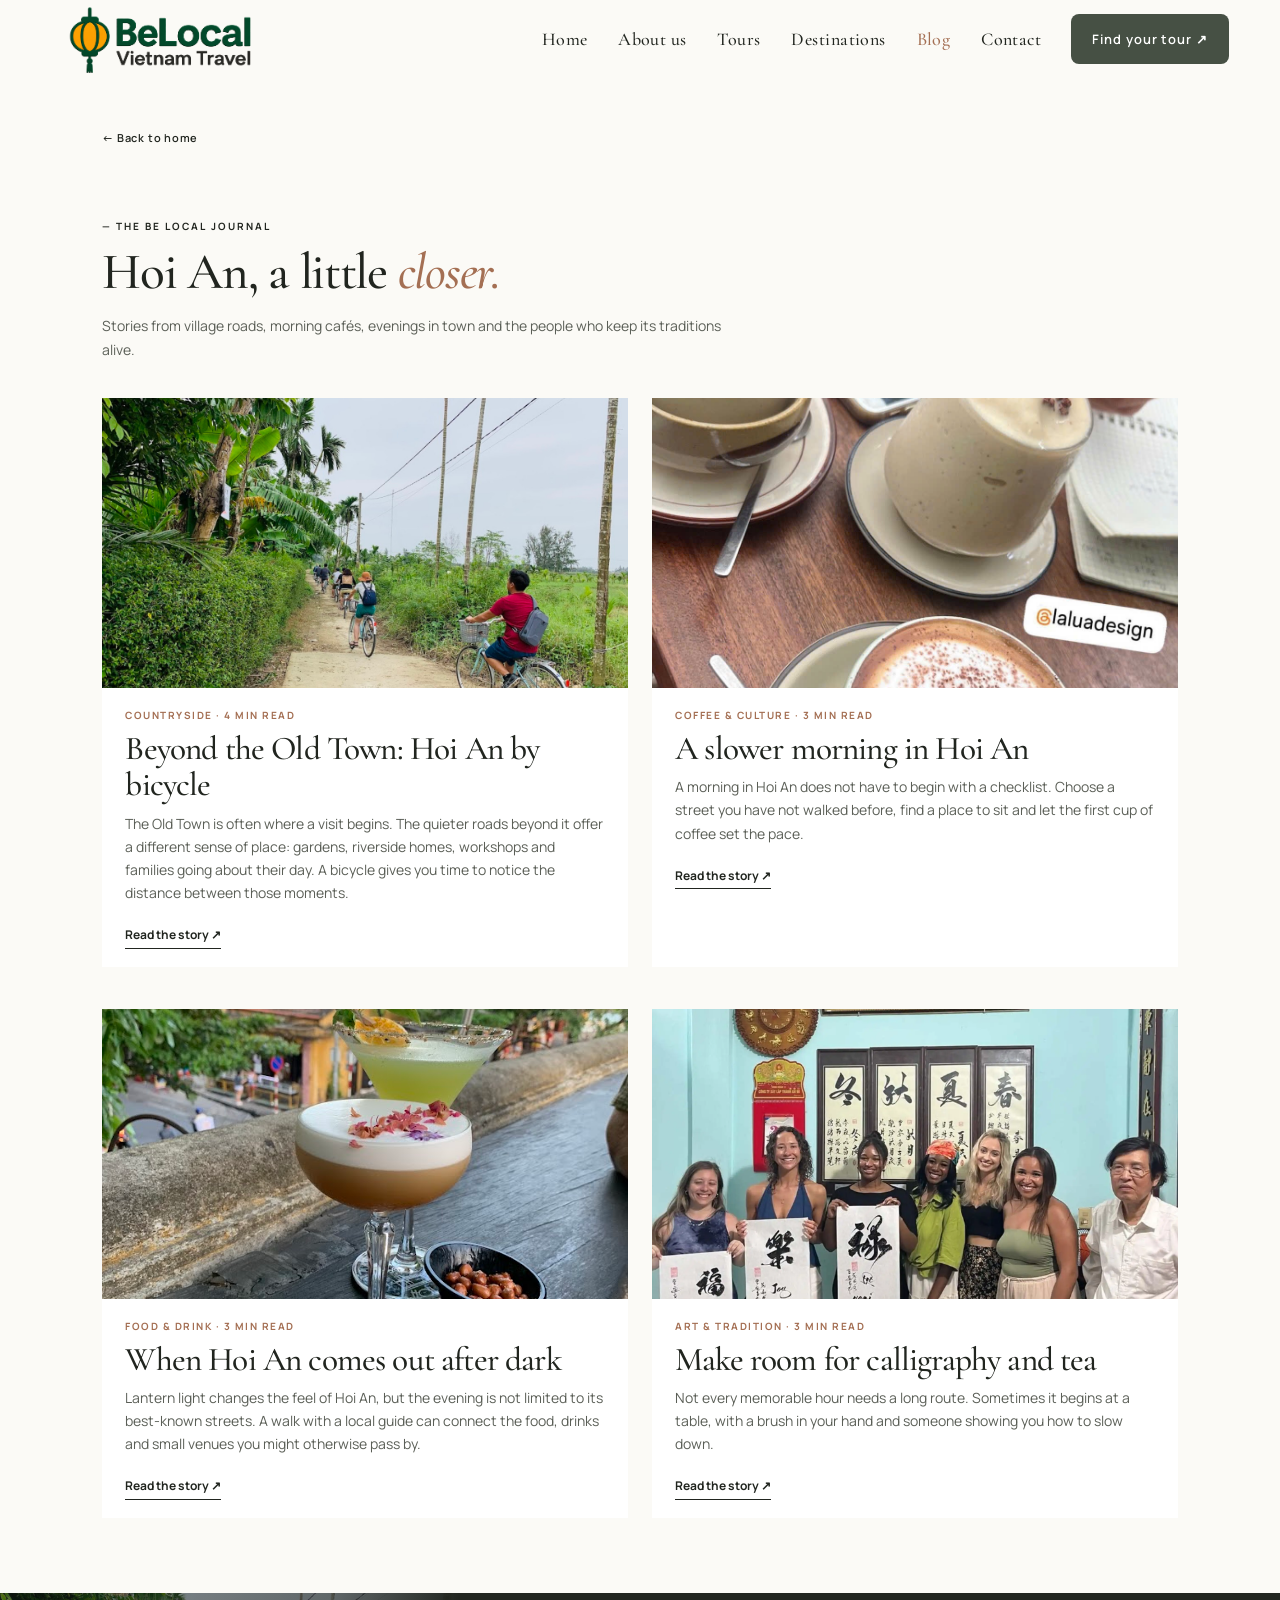
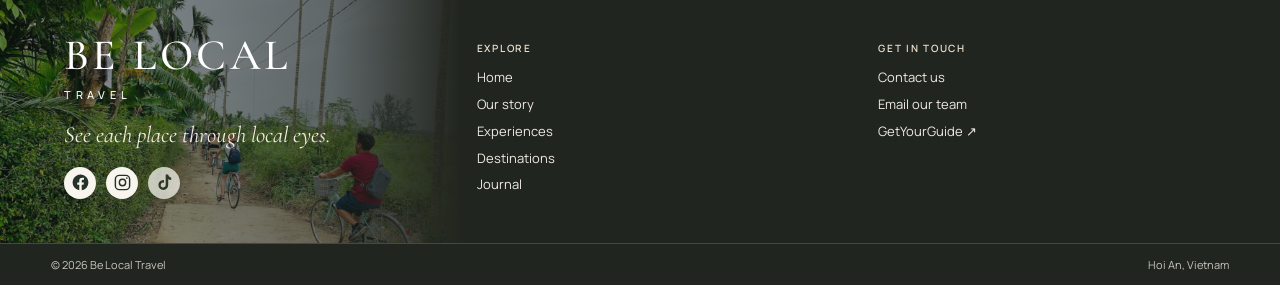
<file: blog.html>
<!doctype html>
<html lang="en"><head><meta charset="utf-8"><meta name="viewport" content="width=device-width, initial-scale=1"><meta name="description" content="Original Hoi An travel stories and practical ideas from Be Local Travel: village cycling, coffee, food and local crafts."><title>Hoi An Stories — Be Local Travel</title><link rel="preconnect" href="https://fonts.googleapis.com"><link rel="preconnect" href="https://fonts.gstatic.com" crossorigin><link href="https://fonts.googleapis.com/css2?family=Cormorant+Garamond:ital,wght@0,400;0,500;0,600;1,400&family=Manrope:wght@300;400;500;600;700&display=swap" rel="stylesheet"><link rel="stylesheet" href="styles.css?v=62"></head>
<body><header class="header home-header"><a class="brand" href="index.html" aria-label="BeLocal Vietnam Travel home"><span class="brand-logo-window"><img src="be-local-logo-transparent.png" alt="" width="2172" height="724"></span></a><nav aria-label="Main navigation"><a href="index.html">Home</a><a href="about.html">About us</a><a href="tours.html">Tours</a><a href="destinations.html">Destinations</a><a class="current" href="blog.html">Blog</a><a href="contact.html">Contact</a></nav><a class="nav-cta" href="tours.html">Find your tour ↗</a><details class="mobile-menu"><summary aria-label="Open navigation">Menu <span aria-hidden="true">☰</span></summary><nav aria-label="Mobile navigation"><a href="index.html">Home</a><a href="about.html">About us</a><a href="tours.html">Tours</a><a href="destinations.html">Destinations</a><a class="current" href="blog.html">Blog</a><a href="contact.html">Contact</a></nav></details></header>
<main class="blog-page blog-landing wrap"><a class="back-link" href="index.html#blog">← Back to home</a><div class="eyebrow">— THE BE LOCAL JOURNAL</div><h1>Hoi An, a little <em>closer.</em></h1><p class="blog-lead">Stories from village roads, morning cafés, evenings in town and the people who keep its traditions alive.</p><div class="blog-landing-grid"><a class="blog-landing-card" href="story-beyond-the-old-town.html"><img src="IMG_0219%20(2).jpg" alt="Riding a bicycle on a quiet village path near Hoi An" loading="lazy"><span>COUNTRYSIDE · 4 MIN READ</span><h2>Beyond the Old Town: Hoi An by bicycle</h2><p>The Old Town is often where a visit begins. The quieter roads beyond it offer a different sense of place: gardens, riverside homes, workshops and families going about their day. A bicycle gives you time to notice the distance between those moments.</p><strong>Read the story ↗</strong></a><a class="blog-landing-card" href="story-slow-morning.html"><img src="eecf952d74f2f9aca0e3.jpg" alt="Coffee served at a café in Hoi An" loading="lazy"><span>COFFEE & CULTURE · 3 MIN READ</span><h2>A slower morning in Hoi An</h2><p>A morning in Hoi An does not have to begin with a checklist. Choose a street you have not walked before, find a place to sit and let the first cup of coffee set the pace.</p><strong>Read the story ↗</strong></a><a class="blog-landing-card" href="story-after-dark.html"><img src="cocktail.jpg" alt="Cocktails served during an evening in Hoi An" loading="lazy"><span>FOOD & DRINK · 3 MIN READ</span><h2>When Hoi An comes out after dark</h2><p>Lantern light changes the feel of Hoi An, but the evening is not limited to its best-known streets. A walk with a local guide can connect the food, drinks and small venues you might otherwise pass by.</p><strong>Read the story ↗</strong></a><a class="blog-landing-card" href="story-calligraphy-and-tea.html"><img src="image(20260923-103723).png" alt="Guests with a local calligraphy teacher in Hoi An" loading="lazy"><span>ART & TRADITION · 3 MIN READ</span><h2>Make room for calligraphy and tea</h2><p>Not every memorable hour needs a long route. Sometimes it begins at a table, with a brush in your hand and someone showing you how to slow down.</p><strong>Read the story ↗</strong></a></div></main><footer class="site-footer">
  <div class="footer-content">
    <div class="footer-photo"><a href="index.html" class="footer-wordmark" aria-label="Be Local Travel home"><span>BE LOCAL</span><small>TRAVEL</small></a><p>See each place through local eyes.</p><div class="footer-socials" aria-label="Follow Be Local Travel"><a class="footer-social-icon" href="https://www.facebook.com/travellikelocalvn/" target="_blank" rel="noopener noreferrer" aria-label="Be Local Travel on Facebook"><svg viewBox="0 0 24 24" fill="currentColor" aria-hidden="true"><path d="M22 12a10 10 0 1 0-11.56 9.88v-6.99H7.9V12h2.54V9.8c0-2.5 1.49-3.89 3.77-3.89 1.09 0 2.23.19 2.23.19v2.46h-1.26c-1.24 0-1.62.77-1.62 1.56V12h2.77l-.44 2.89h-2.33v6.99A10 10 0 0 0 22 12Z"/></svg></a><a class="footer-social-icon" href="https://www.instagram.com/belocal_vietnam_travel/" target="_blank" rel="noopener noreferrer" aria-label="Be Local Travel on Instagram"><svg viewBox="0 0 24 24" fill="none" stroke="currentColor" stroke-width="1.8" aria-hidden="true"><rect x="3" y="3" width="18" height="18" rx="5"/><circle cx="12" cy="12" r="4"/><circle cx="17.5" cy="6.5" r="1" fill="currentColor" stroke="none"/></svg></a><span class="footer-social-icon footer-social-icon--pending" aria-label="TikTok coming soon" title="TikTok coming soon"><svg viewBox="0 0 24 24" fill="currentColor" aria-hidden="true"><path d="M16.7 2c.4 2.2 1.7 3.5 3.8 3.7v3.2a9 9 0 0 1-3.8-.9v7.2a6.2 6.2 0 1 1-6.3-6.2c.3 0 .7 0 1 .1v3.2a3.1 3.1 0 1 0 2.1 2.9V2h3.2Z"/></svg></span></div></div>
    <div class="footer-links">
      <div><h2>EXPLORE</h2><a href="index.html">Home</a><a href="about.html">Our story</a><a href="tours.html">Experiences</a><a href="destinations.html">Destinations</a><a href="blog.html">Journal</a></div>
      
      <div><h2>GET IN TOUCH</h2><a href="contact.html">Contact us</a><a href="mailto:info@luawellnesstravel.com?subject=Be%20Local%20Travel%20enquiry">Email our team</a><a href="https://www.getyourguide.com/lua-travel--tours-s786138/" target="_blank" rel="noopener noreferrer">GetYourGuide ↗</a></div>
    </div>
  </div>
  <div class="footer-bottom"><span>© 2026 Be Local Travel</span><span>Hoi An, Vietnam</span></div>
</footer></body></html>
</file>
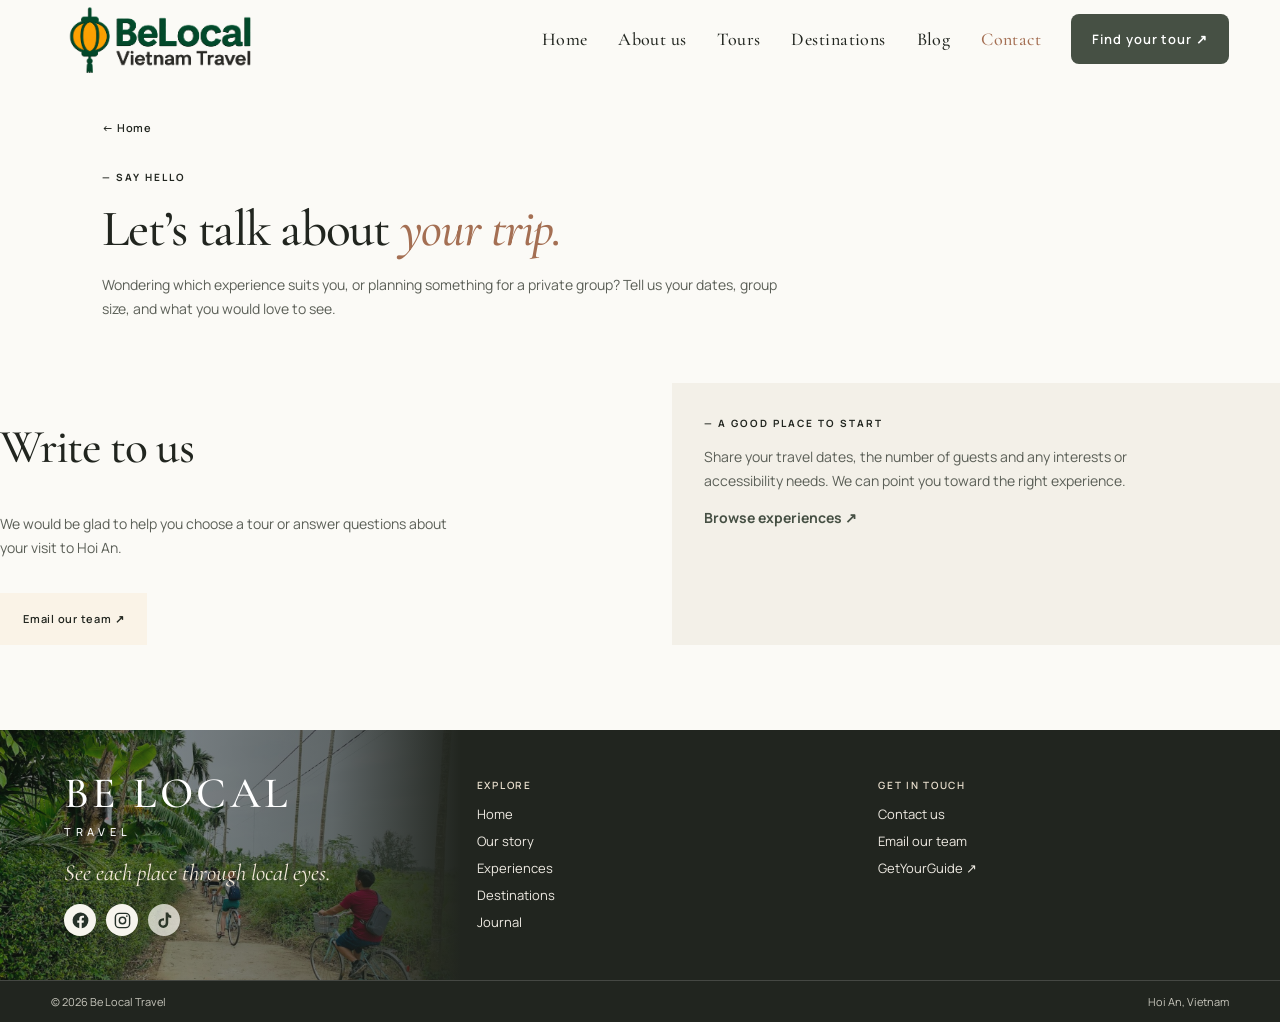
<file: contact.html>
<!doctype html>
<html lang="en"><head><meta charset="utf-8"><meta name="viewport" content="width=device-width, initial-scale=1"><meta name="theme-color" content="#233c39"><meta name="description" content="Contact Be Local Travel about a Hoi An tour, private group, or travel question."><title>Contact — Be Local Travel</title><link rel="icon" type="image/svg+xml" href="data:image/svg+xml,%3Csvg xmlns='http://www.w3.org/2000/svg' viewBox='0 0 64 64'%3E%3Crect width='64' height='64' rx='14' fill='%23233c39'/%3E%3Ctext x='12' y='47' font-size='42' font-family='Georgia' fill='%23f3c87e'%3EB%3C/text%3E%3C/svg%3E"><link rel="preconnect" href="https://fonts.googleapis.com"><link rel="preconnect" href="https://fonts.gstatic.com" crossorigin><link href="https://fonts.googleapis.com/css2?family=Cormorant+Garamond:ital,wght@0,400;0,500;0,600;1,400&family=Manrope:wght@300;400;500;600;700&display=swap" rel="stylesheet"><link rel="stylesheet" href="styles.css?v=62"></head>
<body><header class="header home-header"><a class="brand" href="index.html" aria-label="BeLocal Vietnam Travel home"><span class="brand-logo-window"><img src="be-local-logo-transparent.png" alt="" width="2172" height="724"></span></a><nav aria-label="Main navigation"><a href="index.html">Home</a><a href="about.html">About us</a><a href="tours.html">Tours</a><a href="destinations.html">Destinations</a><a href="blog.html">Blog</a><a class="current" href="contact.html">Contact</a></nav><a class="nav-cta" href="tours.html">Find your tour ↗</a><details class="mobile-menu"><summary aria-label="Open navigation">Menu <span aria-hidden="true">☰</span></summary><nav aria-label="Mobile navigation"><a href="index.html">Home</a><a href="about.html">About us</a><a href="tours.html">Tours</a><a href="destinations.html">Destinations</a><a href="blog.html">Blog</a><a class="current" href="contact.html">Contact</a></nav></details></header><main><section class="subpage-intro wrap"><a class="back-link" href="index.html">← Home</a><div class="eyebrow">— SAY HELLO</div><h1>Let’s talk about <em>your trip.</em></h1><p>Wondering which experience suits you, or planning something for a private group? Tell us your dates, group size, and what you would love to see.</p></section><section class="contact-detail wrap"><div><h2>Write to us</h2><p>We would be glad to help you choose a tour or answer questions about your visit to Hoi An.</p><a class="button" href="mailto:info@luawellnesstravel.com?subject=Be%20Local%20Travel%20enquiry">Email our team ↗</a></div><div><div class="eyebrow">— A GOOD PLACE TO START</div><p>Share your travel dates, the number of guests and any interests or accessibility needs. We can point you toward the right experience.</p><a href="tours.html">Browse experiences ↗</a></div></section></main><footer class="site-footer">
  <div class="footer-content">
    <div class="footer-photo"><a href="index.html" class="footer-wordmark" aria-label="Be Local Travel home"><span>BE LOCAL</span><small>TRAVEL</small></a><p>See each place through local eyes.</p><div class="footer-socials" aria-label="Follow Be Local Travel"><a class="footer-social-icon" href="https://www.facebook.com/travellikelocalvn/" target="_blank" rel="noopener noreferrer" aria-label="Be Local Travel on Facebook"><svg viewBox="0 0 24 24" fill="currentColor" aria-hidden="true"><path d="M22 12a10 10 0 1 0-11.56 9.88v-6.99H7.9V12h2.54V9.8c0-2.5 1.49-3.89 3.77-3.89 1.09 0 2.23.19 2.23.19v2.46h-1.26c-1.24 0-1.62.77-1.62 1.56V12h2.77l-.44 2.89h-2.33v6.99A10 10 0 0 0 22 12Z"/></svg></a><a class="footer-social-icon" href="https://www.instagram.com/belocal_vietnam_travel/" target="_blank" rel="noopener noreferrer" aria-label="Be Local Travel on Instagram"><svg viewBox="0 0 24 24" fill="none" stroke="currentColor" stroke-width="1.8" aria-hidden="true"><rect x="3" y="3" width="18" height="18" rx="5"/><circle cx="12" cy="12" r="4"/><circle cx="17.5" cy="6.5" r="1" fill="currentColor" stroke="none"/></svg></a><span class="footer-social-icon footer-social-icon--pending" aria-label="TikTok coming soon" title="TikTok coming soon"><svg viewBox="0 0 24 24" fill="currentColor" aria-hidden="true"><path d="M16.7 2c.4 2.2 1.7 3.5 3.8 3.7v3.2a9 9 0 0 1-3.8-.9v7.2a6.2 6.2 0 1 1-6.3-6.2c.3 0 .7 0 1 .1v3.2a3.1 3.1 0 1 0 2.1 2.9V2h3.2Z"/></svg></span></div></div>
    <div class="footer-links">
      <div><h2>EXPLORE</h2><a href="index.html">Home</a><a href="about.html">Our story</a><a href="tours.html">Experiences</a><a href="destinations.html">Destinations</a><a href="blog.html">Journal</a></div>
      
      <div><h2>GET IN TOUCH</h2><a href="contact.html">Contact us</a><a href="mailto:info@luawellnesstravel.com?subject=Be%20Local%20Travel%20enquiry">Email our team</a><a href="https://www.getyourguide.com/lua-travel--tours-s786138/" target="_blank" rel="noopener noreferrer">GetYourGuide ↗</a></div>
    </div>
  </div>
  <div class="footer-bottom"><span>© 2026 Be Local Travel</span><span>Hoi An, Vietnam</span></div>
</footer></body></html>
</file>
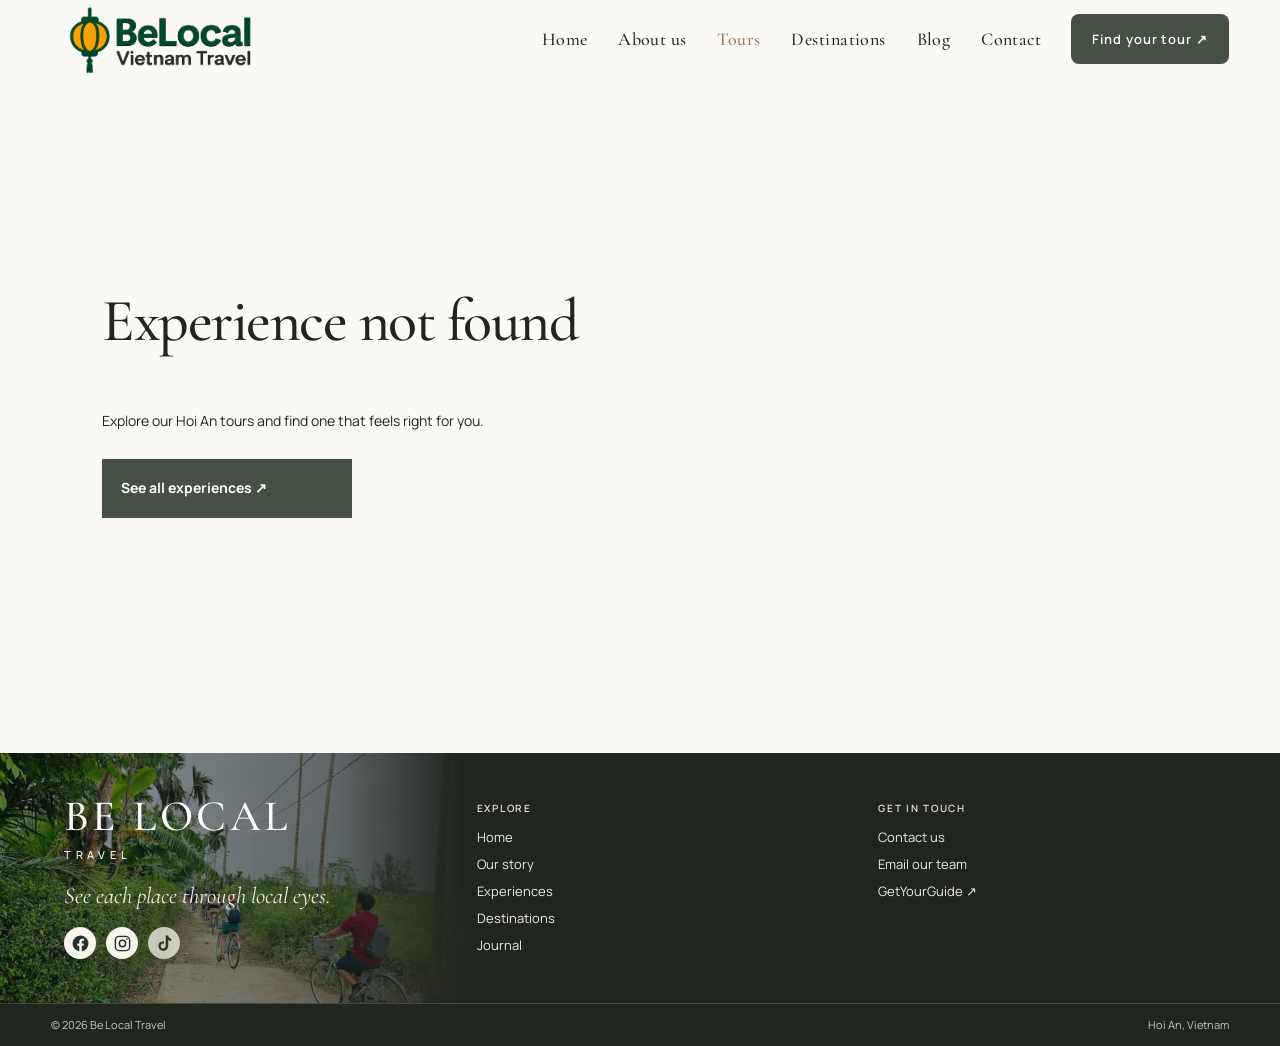
<file: experience.html>
<!doctype html>
<html lang="en">
<head>
  <meta charset="utf-8">
  <meta name="viewport" content="width=device-width, initial-scale=1">
  <meta name="theme-color" content="#243b3a">
  <meta name="description" content="Explore a Hoi An experience with Be Local Travel.">
  <title>Hoi An experiences — Be Local Travel</title>
  <link rel="icon" type="image/svg+xml" href="data:image/svg+xml,%3Csvg xmlns='http://www.w3.org/2000/svg' viewBox='0 0 64 64'%3E%3Crect width='64' height='64' rx='14' fill='%23233c39'/%3E%3Ctext x='12' y='47' font-size='42' font-family='Georgia' fill='%23f3c87e'%3EB%3C/text%3E%3C/svg%3E">
  <link rel="preconnect" href="https://fonts.googleapis.com"><link rel="preconnect" href="https://fonts.gstatic.com" crossorigin>
  <link href="https://fonts.googleapis.com/css2?family=Cormorant+Garamond:ital,wght@0,400;0,500;0,600;1,400&family=Manrope:wght@300;400;500;600;700&display=swap" rel="stylesheet">
  <link rel="stylesheet" href="styles.css?v=62">
  <link rel="stylesheet" href="experience.css?v=22">
</head>
<body>
  <header class="header home-header"><a class="brand" href="index.html" aria-label="BeLocal Vietnam Travel home"><span class="brand-logo-window"><img src="be-local-logo-transparent.png" alt="" width="2172" height="724"></span></a><nav aria-label="Main navigation"><a href="index.html">Home</a><a href="about.html">About us</a><a class="current" href="tours.html">Tours</a><a href="destinations.html">Destinations</a><a href="blog.html">Blog</a><a href="contact.html">Contact</a></nav><a class="nav-cta" href="tours.html">Find your tour ↗</a><details class="mobile-menu"><summary aria-label="Open navigation">Menu <span aria-hidden="true">☰</span></summary><nav aria-label="Mobile navigation"><a href="index.html">Home</a><a href="about.html">About us</a><a class="current" href="tours.html">Tours</a><a href="destinations.html">Destinations</a><a href="blog.html">Blog</a><a href="contact.html">Contact</a></nav></details></header>
  <main class="detail-wrap" id="detail">
    <a class="back-link" href="tours.html">← All Hoi An experiences</a>
    <div class="detail-head">
      <div><div class="eyebrow" id="tour-category"></div><h1 id="tour-title"></h1><p id="tour-intro"></p></div>
      <span class="place-tag">HOI AN · VIETNAM</span>
    </div>
    <div class="detail-photo"><img id="tour-photo" alt=""><div class="cocktail-gallery" id="cocktail-gallery" hidden></div></div>
    <p class="gallery-caption" id="gallery-caption" hidden>Photos from our Hoi An collection. The exact stops and menu may differ on this tour.</p>
    <div class="cocktail-facts" id="cocktail-facts" hidden>
      <div><span>Duration</span><strong>4 hours</strong></div>
      <div><span>Group</span><strong>Up to 8 guests</strong></div>
      <div><span>Guide</span><strong>English speaking</strong></div>
      <div><span>Meeting point</span><strong>26 Phan Boi Chau</strong></div>
    </div>
    <div class="detail-columns">
      <div class="detail-copy">
        <div class="eyebrow">— THE EXPERIENCE</div>
        <h2>See another side of <em>Hoi An.</em></h2>
        <p id="tour-description"></p>
        <h3>What to look forward to</h3>
        <ul id="tour-highlights"></ul>
        <div class="cocktail-extra" id="cocktail-extra" hidden>
          <h3>How the evening unfolds</h3>
          <div class="cocktail-route">
            <p>Meet your guide at <strong>26 Phan Boi Chau</strong>. Walk through the Old Town to two cocktail stops, a street food stop, a café for dessert, and a final local bar. The tour ends back at the meeting point.</p>
          </div>
          <div class="cocktail-practical"><h3>Included</h3><p>Drinks and food served as part of the tour, plus an English-speaking local guide. Vegetarian food and non-alcoholic drinks are available.</p><h3>Before you book</h3><p>For adults aged 18 and over. Extra orders, personal expenses, and tips are not included. The exact stops may change; check the booking details for your date.</p></div>
        </div>
        <p class="detail-disclaimer">The route and inclusions may vary. Check the booking listing for current details before reserving.</p>
      </div>
      <aside class="booking-panel" aria-labelledby="booking-title">
        <span class="booking-overline">PLAN YOUR VISIT</span>
        <h2 id="booking-title">Book this experience</h2>
        <p id="booking-description">Choose your date, number of guests, and any available options during checkout.</p>
        <a id="booking-link" class="booking-button" href="#" target="_blank" rel="noopener noreferrer">Check dates & book <span aria-hidden="true">↗</span></a>
        <p class="booking-note" id="booking-note"></p>
        <div class="booking-next"><span>COMING LATER</span><p>Card checkout directly on Be Local Travel is being prepared. Until then, reservations use the linked booking platform.</p></div>
      </aside>
    </div>
    <section class="more-tours related-cards"><div class="eyebrow">— KEEP EXPLORING</div><h2>More ways to <em>be local.</em></h2><div id="more-links"></div></section>
  </main>
  <footer class="site-footer">
  <div class="footer-content">
    <div class="footer-photo"><a href="index.html" class="footer-wordmark" aria-label="Be Local Travel home"><span>BE LOCAL</span><small>TRAVEL</small></a><p>See each place through local eyes.</p><div class="footer-socials" aria-label="Follow Be Local Travel"><a class="footer-social-icon" href="https://www.facebook.com/travellikelocalvn/" target="_blank" rel="noopener noreferrer" aria-label="Be Local Travel on Facebook"><svg viewBox="0 0 24 24" fill="currentColor" aria-hidden="true"><path d="M22 12a10 10 0 1 0-11.56 9.88v-6.99H7.9V12h2.54V9.8c0-2.5 1.49-3.89 3.77-3.89 1.09 0 2.23.19 2.23.19v2.46h-1.26c-1.24 0-1.62.77-1.62 1.56V12h2.77l-.44 2.89h-2.33v6.99A10 10 0 0 0 22 12Z"/></svg></a><a class="footer-social-icon" href="https://www.instagram.com/belocal_vietnam_travel/" target="_blank" rel="noopener noreferrer" aria-label="Be Local Travel on Instagram"><svg viewBox="0 0 24 24" fill="none" stroke="currentColor" stroke-width="1.8" aria-hidden="true"><rect x="3" y="3" width="18" height="18" rx="5"/><circle cx="12" cy="12" r="4"/><circle cx="17.5" cy="6.5" r="1" fill="currentColor" stroke="none"/></svg></a><span class="footer-social-icon footer-social-icon--pending" aria-label="TikTok coming soon" title="TikTok coming soon"><svg viewBox="0 0 24 24" fill="currentColor" aria-hidden="true"><path d="M16.7 2c.4 2.2 1.7 3.5 3.8 3.7v3.2a9 9 0 0 1-3.8-.9v7.2a6.2 6.2 0 1 1-6.3-6.2c.3 0 .7 0 1 .1v3.2a3.1 3.1 0 1 0 2.1 2.9V2h3.2Z"/></svg></span></div></div>
    <div class="footer-links">
      <div><h2>EXPLORE</h2><a href="index.html">Home</a><a href="about.html">Our story</a><a href="tours.html">Experiences</a><a href="destinations.html">Destinations</a><a href="blog.html">Journal</a></div>
      
      <div><h2>GET IN TOUCH</h2><a href="contact.html">Contact us</a><a href="mailto:info@luawellnesstravel.com?subject=Be%20Local%20Travel%20enquiry">Email our team</a><a href="https://www.getyourguide.com/lua-travel--tours-s786138/" target="_blank" rel="noopener noreferrer">GetYourGuide ↗</a></div>
    </div>
  </div>
  <div class="footer-bottom"><span>© 2026 Be Local Travel</span><span>Hoi An, Vietnam</span></div>
</footer>
  <script src="experience.js?v=25"></script>
</body>
</html>
</file>
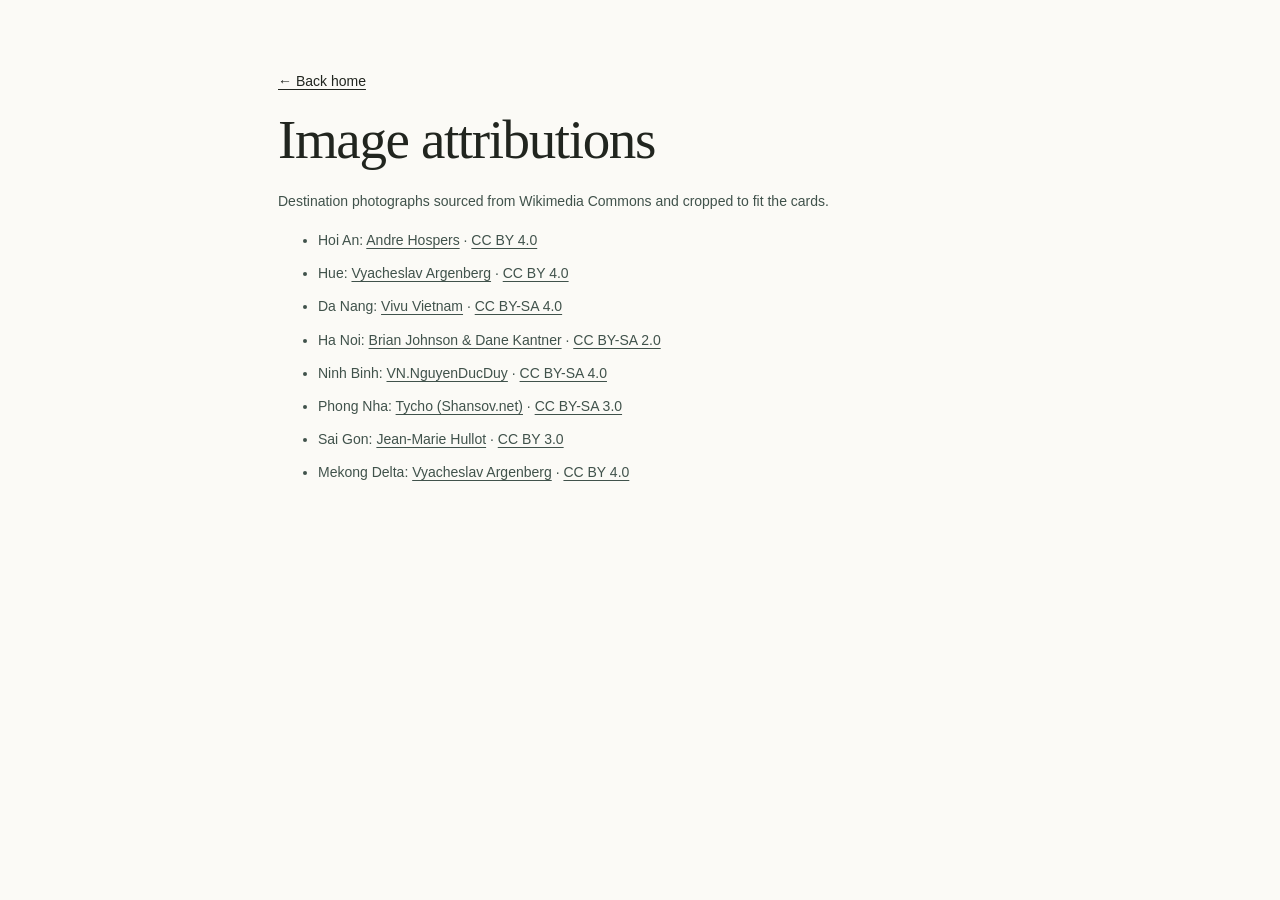
<file: image-attributions.html>
<!doctype html><html lang="en"><head><meta charset="utf-8"><meta name="viewport" content="width=device-width,initial-scale=1"><meta name="theme-color" content="#233c39"><title>Image attributions — Be Local Travel</title><link rel="stylesheet" href="styles.css?v=30"><style>.attributions{max-width:780px;margin:0 auto;padding:70px 28px 90px}.attributions h1{font:500 clamp(37px,5vw,55px)/1.1 'Cormorant Garamond',Georgia,serif;margin:18px 0}.attributions p,.attributions li{font:400 14px/1.8 Manrope,Arial,sans-serif;color:#40524b}.attributions li{margin:8px 0}.attributions a{text-decoration:underline;text-underline-offset:3px}</style></head><body><main class="attributions"><a href="index.html">← Back home</a><h1>Image attributions</h1><p>Destination photographs sourced from Wikimedia Commons and cropped to fit the cards.</p><ul><li>Hoi An: <a href="https://commons.wikimedia.org/wiki/File:Hoi%20An%20by%20night.jpg" target="_blank" rel="noopener noreferrer">Andre Hospers</a> · <a href="https://creativecommons.org/licenses/by/4.0/" target="_blank" rel="noopener noreferrer">CC BY 4.0</a></li><li>Hue: <a href="https://commons.wikimedia.org/wiki/File:Vietnam%2C%20Hue%2C%20Imperial%20City%20of%20Hue.jpg" target="_blank" rel="noopener noreferrer">Vyacheslav Argenberg</a> · <a href="https://creativecommons.org/licenses/by/4.0/" target="_blank" rel="noopener noreferrer">CC BY 4.0</a></li><li>Da Nang: <a href="https://commons.wikimedia.org/wiki/File:Da%20Nang%20Golden%20Bridge%2C%20Sun%20World%20Ba%20Na%20Hills.jpg" target="_blank" rel="noopener noreferrer">Vivu Vietnam</a> · <a href="https://creativecommons.org/licenses/by-sa/4.0/" target="_blank" rel="noopener noreferrer">CC BY-SA 4.0</a></li><li>Ha Noi: <a href="https://commons.wikimedia.org/wiki/File:Hoan%20Kiem%20Lake%2C%20Hanoi%2C%20Vietnam.jpg" target="_blank" rel="noopener noreferrer">Brian Johnson & Dane Kantner</a> · <a href="https://creativecommons.org/licenses/by-sa/2.0/" target="_blank" rel="noopener noreferrer">CC BY-SA 2.0</a></li><li>Ninh Binh: <a href="https://commons.wikimedia.org/wiki/File:Trang%20An%20Landscape%20Complex%20in%20Ninh%20Binh.jpg" target="_blank" rel="noopener noreferrer">VN.NguyenDucDuy</a> · <a href="https://creativecommons.org/licenses/by-sa/4.0/" target="_blank" rel="noopener noreferrer">CC BY-SA 4.0</a></li><li>Phong Nha: <a href="https://commons.wikimedia.org/wiki/File:Phong%20Nha%20cave%20entrance.jpg" target="_blank" rel="noopener noreferrer">Tycho (Shansov.net)</a> · <a href="https://creativecommons.org/licenses/by-sa/3.0/" target="_blank" rel="noopener noreferrer">CC BY-SA 3.0</a></li><li>Sai Gon: <a href="https://commons.wikimedia.org/wiki/File:Saigon%20Central%20Post%20Office.jpg" target="_blank" rel="noopener noreferrer">Jean-Marie Hullot</a> · <a href="https://creativecommons.org/licenses/by/3.0/" target="_blank" rel="noopener noreferrer">CC BY 3.0</a></li><li>Mekong Delta: <a href="https://commons.wikimedia.org/wiki/File:Can_Tho,_Vietnam,_Floating_Market.jpg" target="_blank" rel="noopener noreferrer">Vyacheslav Argenberg</a> · <a href="https://creativecommons.org/licenses/by/4.0/" target="_blank" rel="noopener noreferrer">CC BY 4.0</a></li></ul></main></body></html>
</file>
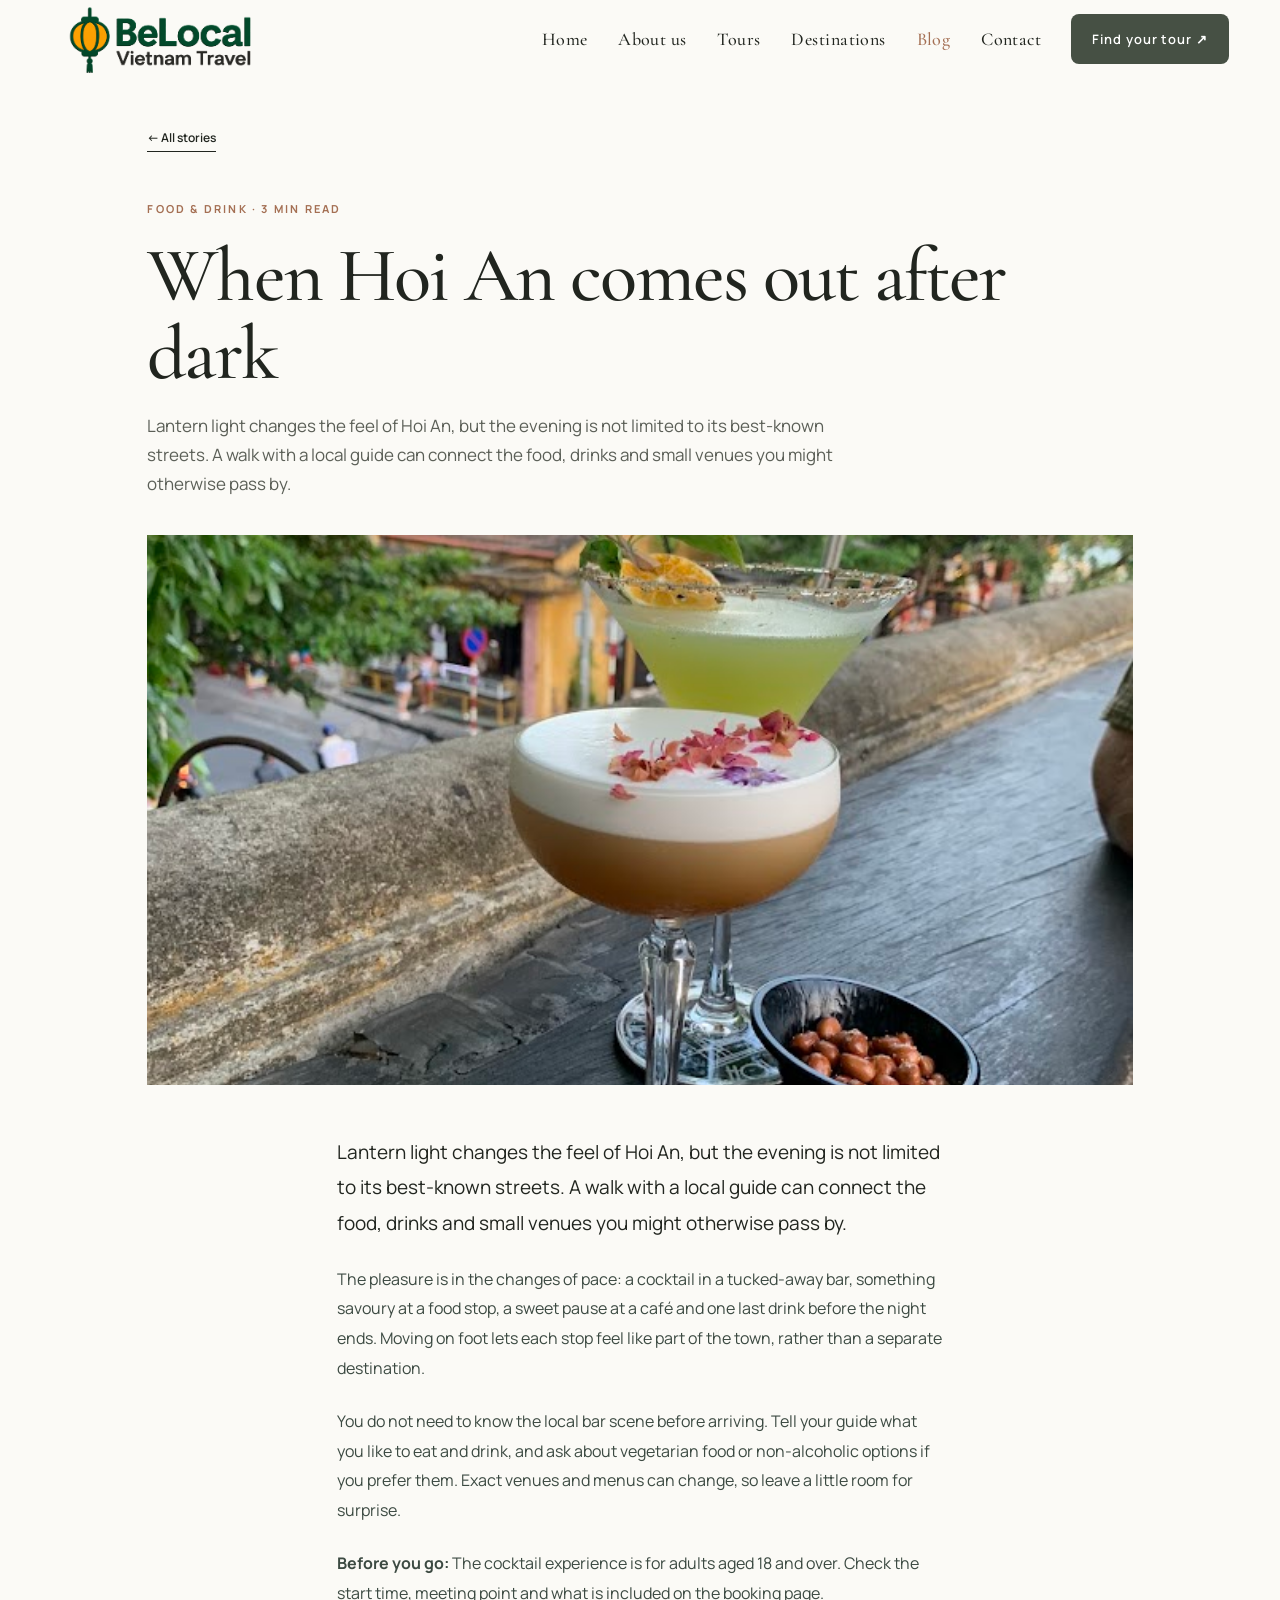
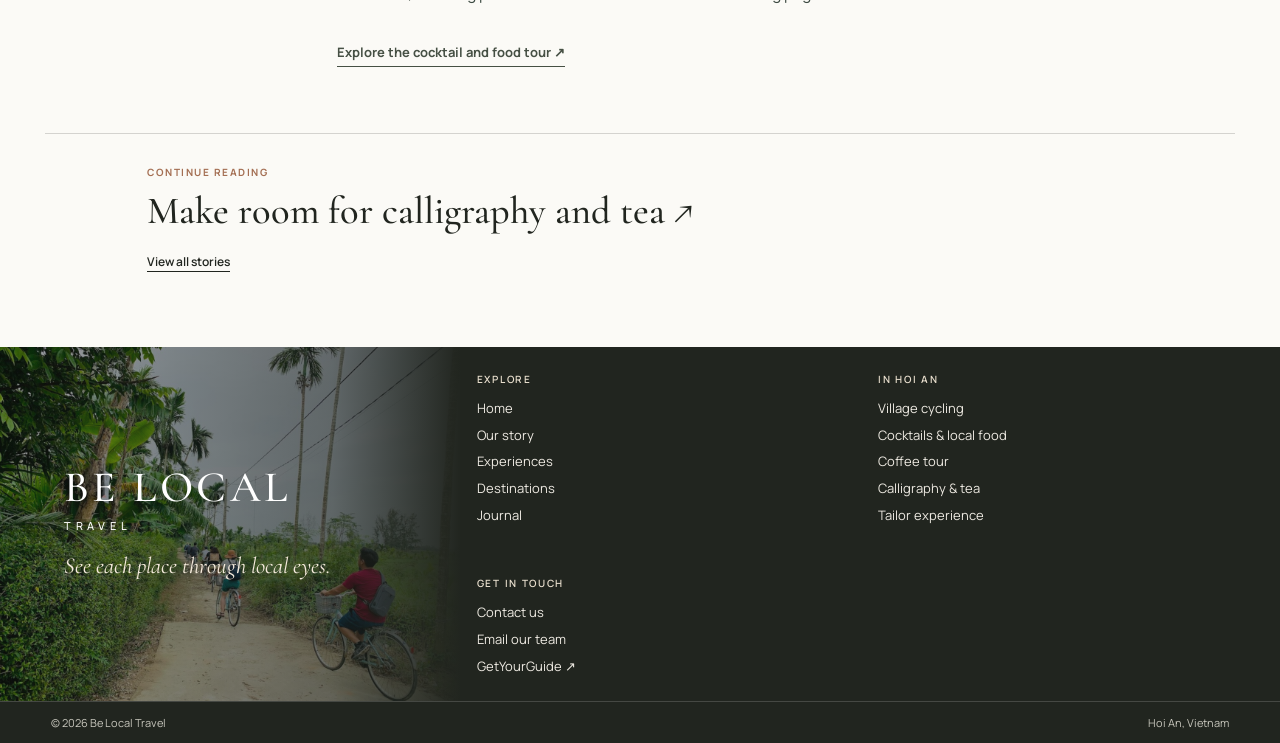
<file: story-after-dark.html>
<!doctype html>
<html lang="en"><head><meta charset="utf-8"><meta name="viewport" content="width=device-width, initial-scale=1"><meta name="description" content="Lantern light changes the feel of Hoi An, but the evening is not limited to its best-known streets. A walk with a local guide can connect the food, drinks and small venues you might otherwise pass by."><title>When Hoi An comes out after dark — Be Local Travel</title><link rel="preconnect" href="https://fonts.googleapis.com"><link rel="preconnect" href="https://fonts.gstatic.com" crossorigin><link href="https://fonts.googleapis.com/css2?family=Cormorant+Garamond:ital,wght@0,400;0,500;0,600;1,400&family=Manrope:wght@300;400;500;600;700&display=swap" rel="stylesheet"><link rel="stylesheet" href="styles.css?v=46"></head>
<body><header class="header home-header"><a class="brand" href="index.html" aria-label="BeLocal Vietnam Travel home"><span class="brand-logo-window"><img src="be-local-logo-transparent.png" alt="" width="2172" height="724"></span></a><nav aria-label="Main navigation"><a href="index.html">Home</a><a href="about.html">About us</a><a href="tours.html">Tours</a><a href="destinations.html">Destinations</a><a class="current" href="blog.html">Blog</a><a href="contact.html">Contact</a></nav><a class="nav-cta" href="tours.html">Find your tour ↗</a><details class="mobile-menu"><summary aria-label="Open navigation">Menu <span aria-hidden="true">☰</span></summary><nav aria-label="Mobile navigation"><a href="index.html">Home</a><a href="about.html">About us</a><a href="tours.html">Tours</a><a href="destinations.html">Destinations</a><a class="current" href="blog.html">Blog</a><a href="contact.html">Contact</a></nav></details></header>
<main class="story-page"><div class="wrap story-header"><a class="story-back" href="blog.html">← All stories</a><div class="eyebrow">FOOD & DRINK · 3 MIN READ</div><h1>When Hoi An comes out after dark</h1><p>Lantern light changes the feel of Hoi An, but the evening is not limited to its best-known streets. A walk with a local guide can connect the food, drinks and small venues you might otherwise pass by.</p></div><figure class="story-hero wrap"><img src="cocktail.jpg" alt="Cocktails served during an evening in Hoi An"></figure><article class="story-body wrap"><p>Lantern light changes the feel of Hoi An, but the evening is not limited to its best-known streets. A walk with a local guide can connect the food, drinks and small venues you might otherwise pass by.</p><p>The pleasure is in the changes of pace: a cocktail in a tucked-away bar, something savoury at a food stop, a sweet pause at a café and one last drink before the night ends. Moving on foot lets each stop feel like part of the town, rather than a separate destination.</p><p>You do not need to know the local bar scene before arriving. Tell your guide what you like to eat and drink, and ask about vegetarian food or non-alcoholic options if you prefer them. Exact venues and menus can change, so leave a little room for surprise.</p><p><strong>Before you go:</strong> The cocktail experience is for adults aged 18 and over. Check the start time, meeting point and what is included on the booking page.</p><a href="experience.html?tour=cocktails">Explore the cocktail and food tour ↗</a></article><nav class="story-next wrap" aria-label="Continue reading"><span>CONTINUE READING</span><a href="story-calligraphy-and-tea.html">Make room for calligraphy and tea ↗</a><a class="story-all" href="blog.html">View all stories</a></nav></main><footer class="site-footer">
  <div class="footer-content">
    <div class="footer-photo"><a href="index.html" class="footer-wordmark" aria-label="Be Local Travel home"><span>BE LOCAL</span><small>TRAVEL</small></a><p>See each place through local eyes.</p></div>
    <div class="footer-links">
      <div><h2>EXPLORE</h2><a href="index.html">Home</a><a href="about.html">Our story</a><a href="tours.html">Experiences</a><a href="destinations.html">Destinations</a><a href="blog.html">Journal</a></div>
      <div><h2>IN HOI AN</h2><a href="experience.html?tour=tra-nhieu">Village cycling</a><a href="experience.html?tour=cocktails">Cocktails & local food</a><a href="experience.html?tour=coffee">Coffee tour</a><a href="experience.html?tour=calligraphy">Calligraphy & tea</a><a href="experience.html?tour=tailor">Tailor experience</a></div>
      <div><h2>GET IN TOUCH</h2><a href="contact.html">Contact us</a><a href="mailto:info@luawellnesstravel.com?subject=Be%20Local%20Travel%20enquiry">Email our team</a><a href="https://www.getyourguide.com/lua-travel--tours-s786138/" target="_blank" rel="noopener noreferrer">GetYourGuide ↗</a></div>
    </div>
  </div>
  <div class="footer-bottom"><span>© 2026 Be Local Travel</span><span>Hoi An, Vietnam</span></div>
</footer></body></html>
</file>
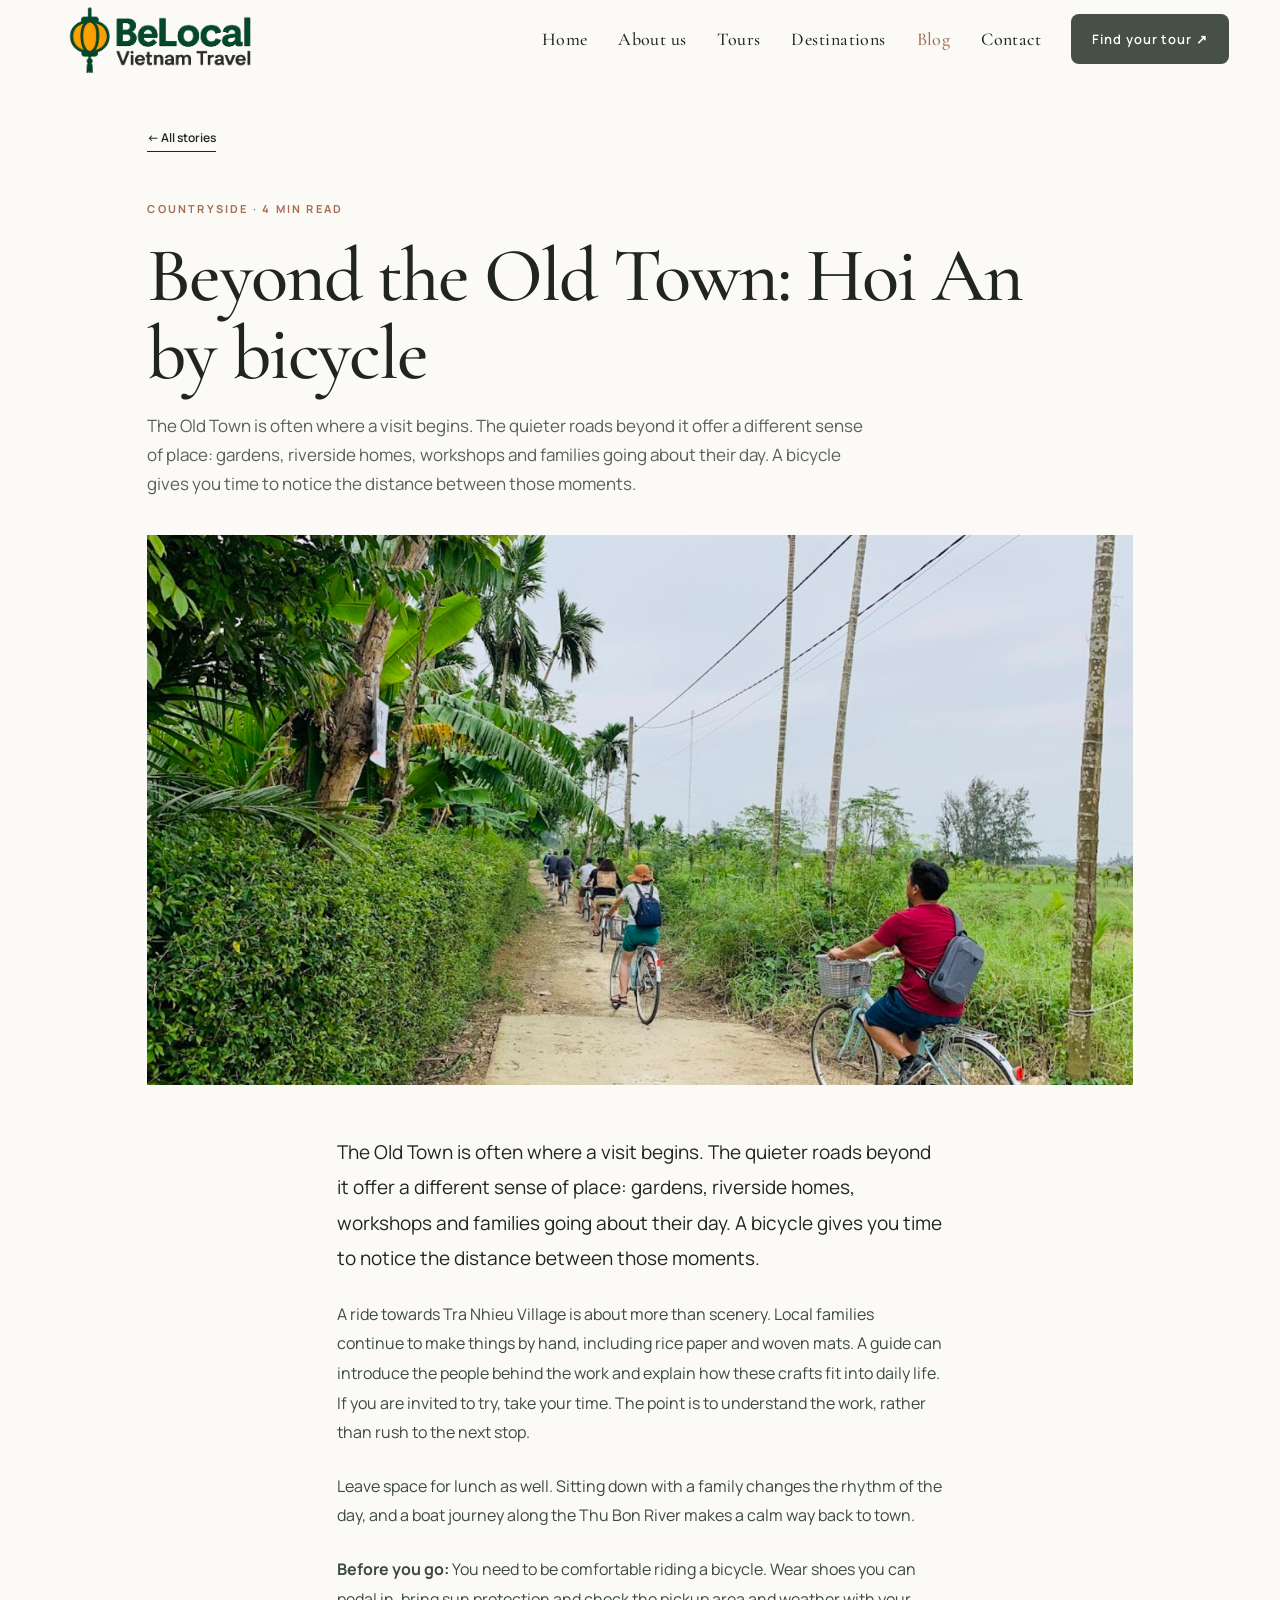
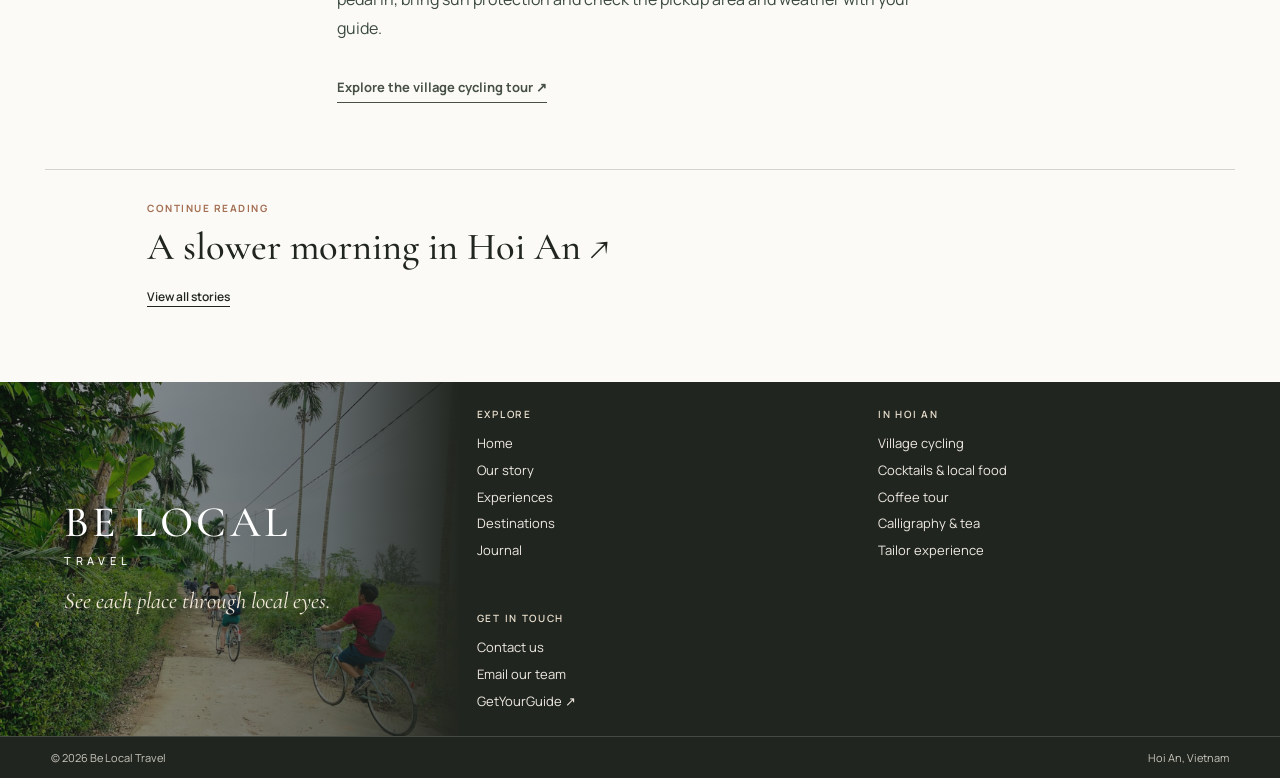
<file: story-beyond-the-old-town.html>
<!doctype html>
<html lang="en"><head><meta charset="utf-8"><meta name="viewport" content="width=device-width, initial-scale=1"><meta name="description" content="The Old Town is often where a visit begins. The quieter roads beyond it offer a different sense of place: gardens, riverside homes, workshops and families going about their day. A bicycle gives you time to notice the distance between those moments."><title>Beyond the Old Town: Hoi An by bicycle — Be Local Travel</title><link rel="preconnect" href="https://fonts.googleapis.com"><link rel="preconnect" href="https://fonts.gstatic.com" crossorigin><link href="https://fonts.googleapis.com/css2?family=Cormorant+Garamond:ital,wght@0,400;0,500;0,600;1,400&family=Manrope:wght@300;400;500;600;700&display=swap" rel="stylesheet"><link rel="stylesheet" href="styles.css?v=46"></head>
<body><header class="header home-header"><a class="brand" href="index.html" aria-label="BeLocal Vietnam Travel home"><span class="brand-logo-window"><img src="be-local-logo-transparent.png" alt="" width="2172" height="724"></span></a><nav aria-label="Main navigation"><a href="index.html">Home</a><a href="about.html">About us</a><a href="tours.html">Tours</a><a href="destinations.html">Destinations</a><a class="current" href="blog.html">Blog</a><a href="contact.html">Contact</a></nav><a class="nav-cta" href="tours.html">Find your tour ↗</a><details class="mobile-menu"><summary aria-label="Open navigation">Menu <span aria-hidden="true">☰</span></summary><nav aria-label="Mobile navigation"><a href="index.html">Home</a><a href="about.html">About us</a><a href="tours.html">Tours</a><a href="destinations.html">Destinations</a><a class="current" href="blog.html">Blog</a><a href="contact.html">Contact</a></nav></details></header>
<main class="story-page"><div class="wrap story-header"><a class="story-back" href="blog.html">← All stories</a><div class="eyebrow">COUNTRYSIDE · 4 MIN READ</div><h1>Beyond the Old Town: Hoi An by bicycle</h1><p>The Old Town is often where a visit begins. The quieter roads beyond it offer a different sense of place: gardens, riverside homes, workshops and families going about their day. A bicycle gives you time to notice the distance between those moments.</p></div><figure class="story-hero wrap"><img src="IMG_0219%20(2).jpg" alt="Riding a bicycle on a quiet village path near Hoi An"></figure><article class="story-body wrap"><p>The Old Town is often where a visit begins. The quieter roads beyond it offer a different sense of place: gardens, riverside homes, workshops and families going about their day. A bicycle gives you time to notice the distance between those moments.</p><p>A ride towards Tra Nhieu Village is about more than scenery. Local families continue to make things by hand, including rice paper and woven mats. A guide can introduce the people behind the work and explain how these crafts fit into daily life. If you are invited to try, take your time. The point is to understand the work, rather than rush to the next stop.</p><p>Leave space for lunch as well. Sitting down with a family changes the rhythm of the day, and a boat journey along the Thu Bon River makes a calm way back to town.</p><p><strong>Before you go:</strong> You need to be comfortable riding a bicycle. Wear shoes you can pedal in, bring sun protection and check the pickup area and weather with your guide.</p><a href="experience.html?tour=tra-nhieu">Explore the village cycling tour ↗</a></article><nav class="story-next wrap" aria-label="Continue reading"><span>CONTINUE READING</span><a href="story-slow-morning.html">A slower morning in Hoi An ↗</a><a class="story-all" href="blog.html">View all stories</a></nav></main><footer class="site-footer">
  <div class="footer-content">
    <div class="footer-photo"><a href="index.html" class="footer-wordmark" aria-label="Be Local Travel home"><span>BE LOCAL</span><small>TRAVEL</small></a><p>See each place through local eyes.</p></div>
    <div class="footer-links">
      <div><h2>EXPLORE</h2><a href="index.html">Home</a><a href="about.html">Our story</a><a href="tours.html">Experiences</a><a href="destinations.html">Destinations</a><a href="blog.html">Journal</a></div>
      <div><h2>IN HOI AN</h2><a href="experience.html?tour=tra-nhieu">Village cycling</a><a href="experience.html?tour=cocktails">Cocktails & local food</a><a href="experience.html?tour=coffee">Coffee tour</a><a href="experience.html?tour=calligraphy">Calligraphy & tea</a><a href="experience.html?tour=tailor">Tailor experience</a></div>
      <div><h2>GET IN TOUCH</h2><a href="contact.html">Contact us</a><a href="mailto:info@luawellnesstravel.com?subject=Be%20Local%20Travel%20enquiry">Email our team</a><a href="https://www.getyourguide.com/lua-travel--tours-s786138/" target="_blank" rel="noopener noreferrer">GetYourGuide ↗</a></div>
    </div>
  </div>
  <div class="footer-bottom"><span>© 2026 Be Local Travel</span><span>Hoi An, Vietnam</span></div>
</footer></body></html>
</file>
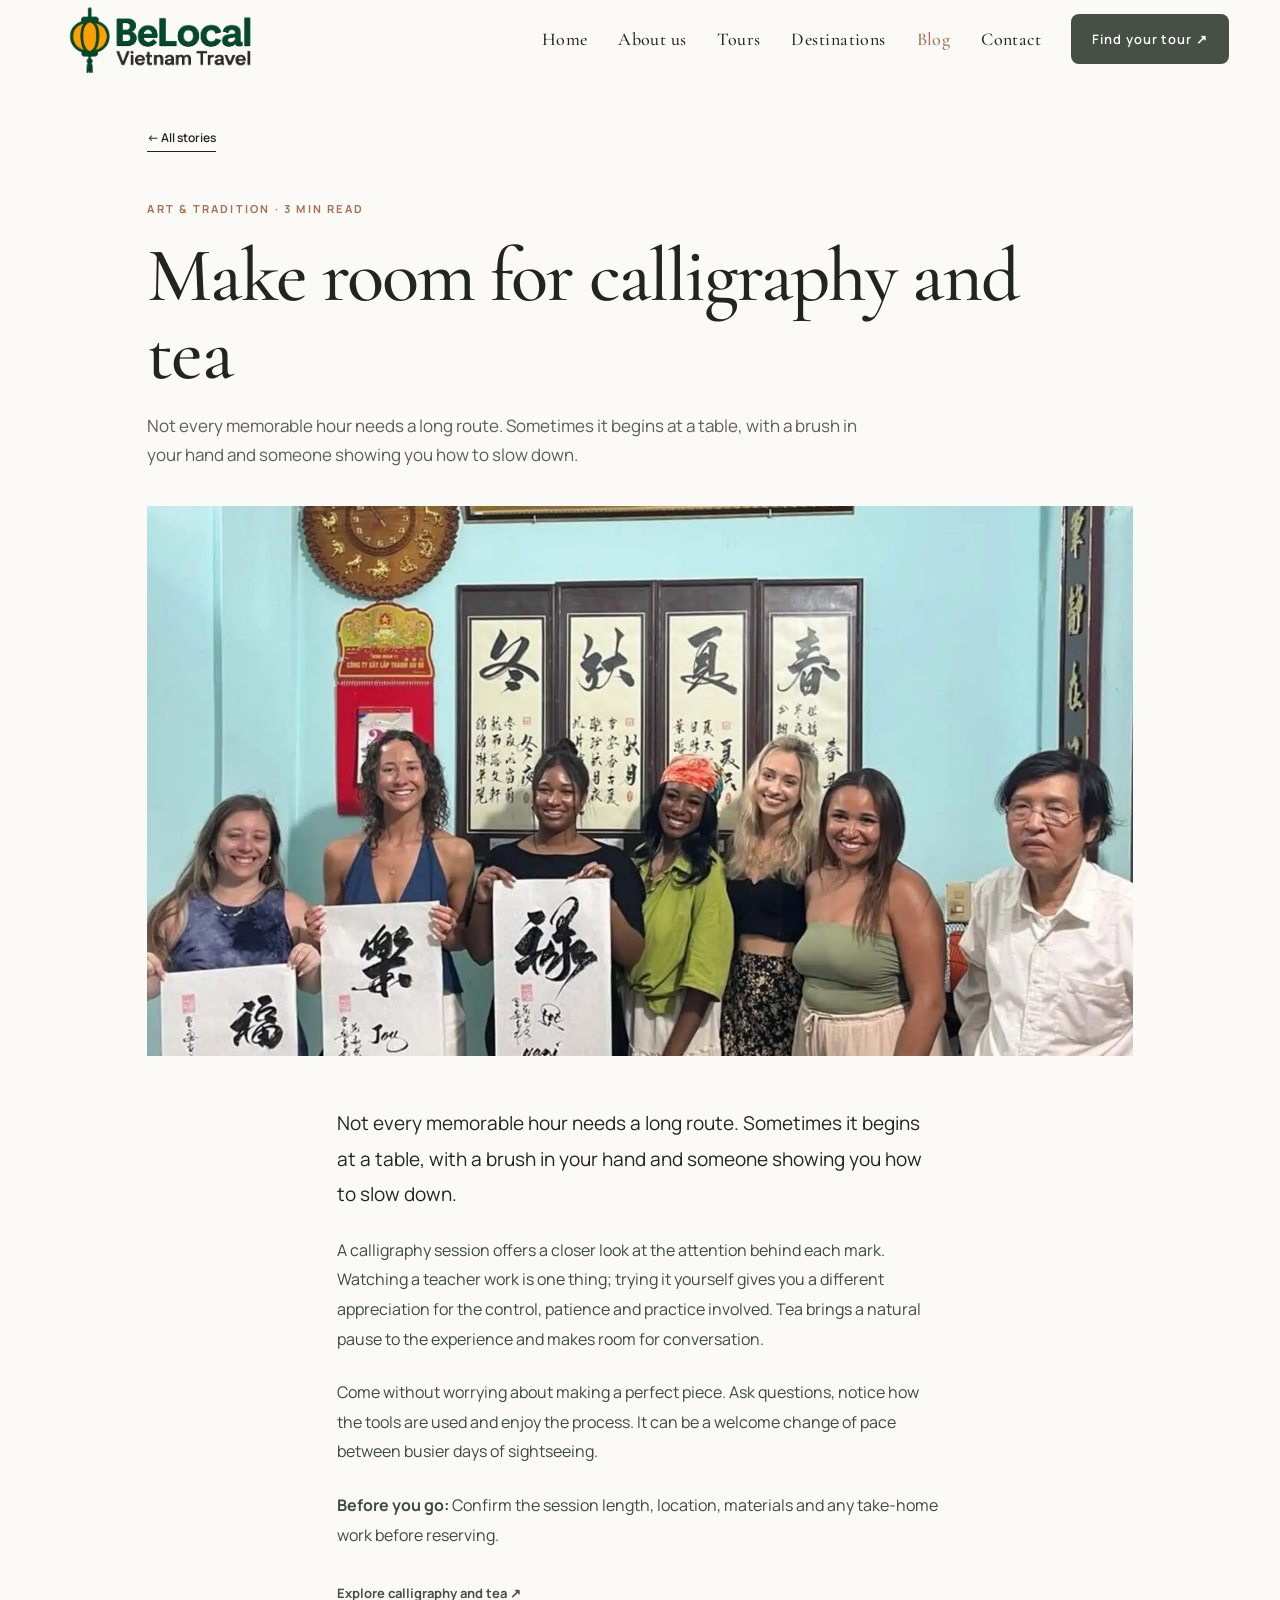
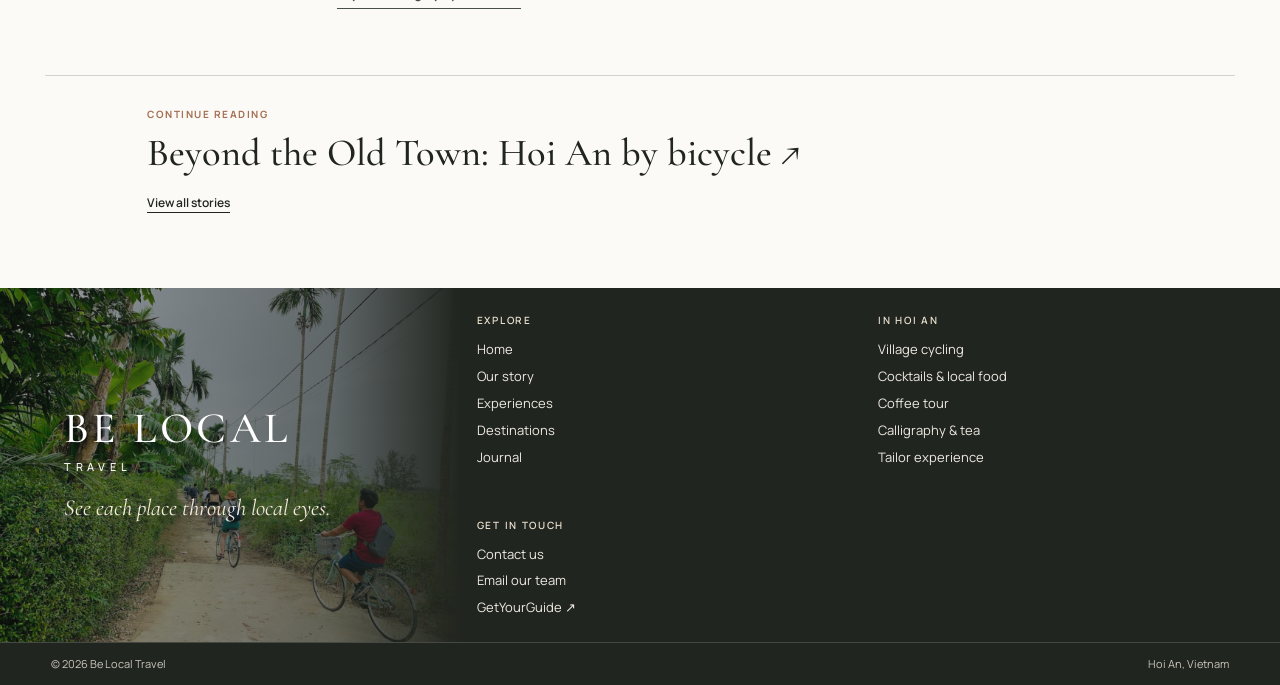
<file: story-calligraphy-and-tea.html>
<!doctype html>
<html lang="en"><head><meta charset="utf-8"><meta name="viewport" content="width=device-width, initial-scale=1"><meta name="description" content="Not every memorable hour needs a long route. Sometimes it begins at a table, with a brush in your hand and someone showing you how to slow down."><title>Make room for calligraphy and tea — Be Local Travel</title><link rel="preconnect" href="https://fonts.googleapis.com"><link rel="preconnect" href="https://fonts.gstatic.com" crossorigin><link href="https://fonts.googleapis.com/css2?family=Cormorant+Garamond:ital,wght@0,400;0,500;0,600;1,400&family=Manrope:wght@300;400;500;600;700&display=swap" rel="stylesheet"><link rel="stylesheet" href="styles.css?v=46"></head>
<body><header class="header home-header"><a class="brand" href="index.html" aria-label="BeLocal Vietnam Travel home"><span class="brand-logo-window"><img src="be-local-logo-transparent.png" alt="" width="2172" height="724"></span></a><nav aria-label="Main navigation"><a href="index.html">Home</a><a href="about.html">About us</a><a href="tours.html">Tours</a><a href="destinations.html">Destinations</a><a class="current" href="blog.html">Blog</a><a href="contact.html">Contact</a></nav><a class="nav-cta" href="tours.html">Find your tour ↗</a><details class="mobile-menu"><summary aria-label="Open navigation">Menu <span aria-hidden="true">☰</span></summary><nav aria-label="Mobile navigation"><a href="index.html">Home</a><a href="about.html">About us</a><a href="tours.html">Tours</a><a href="destinations.html">Destinations</a><a class="current" href="blog.html">Blog</a><a href="contact.html">Contact</a></nav></details></header>
<main class="story-page"><div class="wrap story-header"><a class="story-back" href="blog.html">← All stories</a><div class="eyebrow">ART & TRADITION · 3 MIN READ</div><h1>Make room for calligraphy and tea</h1><p>Not every memorable hour needs a long route. Sometimes it begins at a table, with a brush in your hand and someone showing you how to slow down.</p></div><figure class="story-hero wrap"><img src="image(20260923-103723).png" alt="Guests with a local calligraphy teacher in Hoi An"></figure><article class="story-body wrap"><p>Not every memorable hour needs a long route. Sometimes it begins at a table, with a brush in your hand and someone showing you how to slow down.</p><p>A calligraphy session offers a closer look at the attention behind each mark. Watching a teacher work is one thing; trying it yourself gives you a different appreciation for the control, patience and practice involved. Tea brings a natural pause to the experience and makes room for conversation.</p><p>Come without worrying about making a perfect piece. Ask questions, notice how the tools are used and enjoy the process. It can be a welcome change of pace between busier days of sightseeing.</p><p><strong>Before you go:</strong> Confirm the session length, location, materials and any take-home work before reserving.</p><a href="experience.html?tour=calligraphy">Explore calligraphy and tea ↗</a></article><nav class="story-next wrap" aria-label="Continue reading"><span>CONTINUE READING</span><a href="story-beyond-the-old-town.html">Beyond the Old Town: Hoi An by bicycle ↗</a><a class="story-all" href="blog.html">View all stories</a></nav></main><footer class="site-footer">
  <div class="footer-content">
    <div class="footer-photo"><a href="index.html" class="footer-wordmark" aria-label="Be Local Travel home"><span>BE LOCAL</span><small>TRAVEL</small></a><p>See each place through local eyes.</p></div>
    <div class="footer-links">
      <div><h2>EXPLORE</h2><a href="index.html">Home</a><a href="about.html">Our story</a><a href="tours.html">Experiences</a><a href="destinations.html">Destinations</a><a href="blog.html">Journal</a></div>
      <div><h2>IN HOI AN</h2><a href="experience.html?tour=tra-nhieu">Village cycling</a><a href="experience.html?tour=cocktails">Cocktails & local food</a><a href="experience.html?tour=coffee">Coffee tour</a><a href="experience.html?tour=calligraphy">Calligraphy & tea</a><a href="experience.html?tour=tailor">Tailor experience</a></div>
      <div><h2>GET IN TOUCH</h2><a href="contact.html">Contact us</a><a href="mailto:info@luawellnesstravel.com?subject=Be%20Local%20Travel%20enquiry">Email our team</a><a href="https://www.getyourguide.com/lua-travel--tours-s786138/" target="_blank" rel="noopener noreferrer">GetYourGuide ↗</a></div>
    </div>
  </div>
  <div class="footer-bottom"><span>© 2026 Be Local Travel</span><span>Hoi An, Vietnam</span></div>
</footer></body></html>
</file>
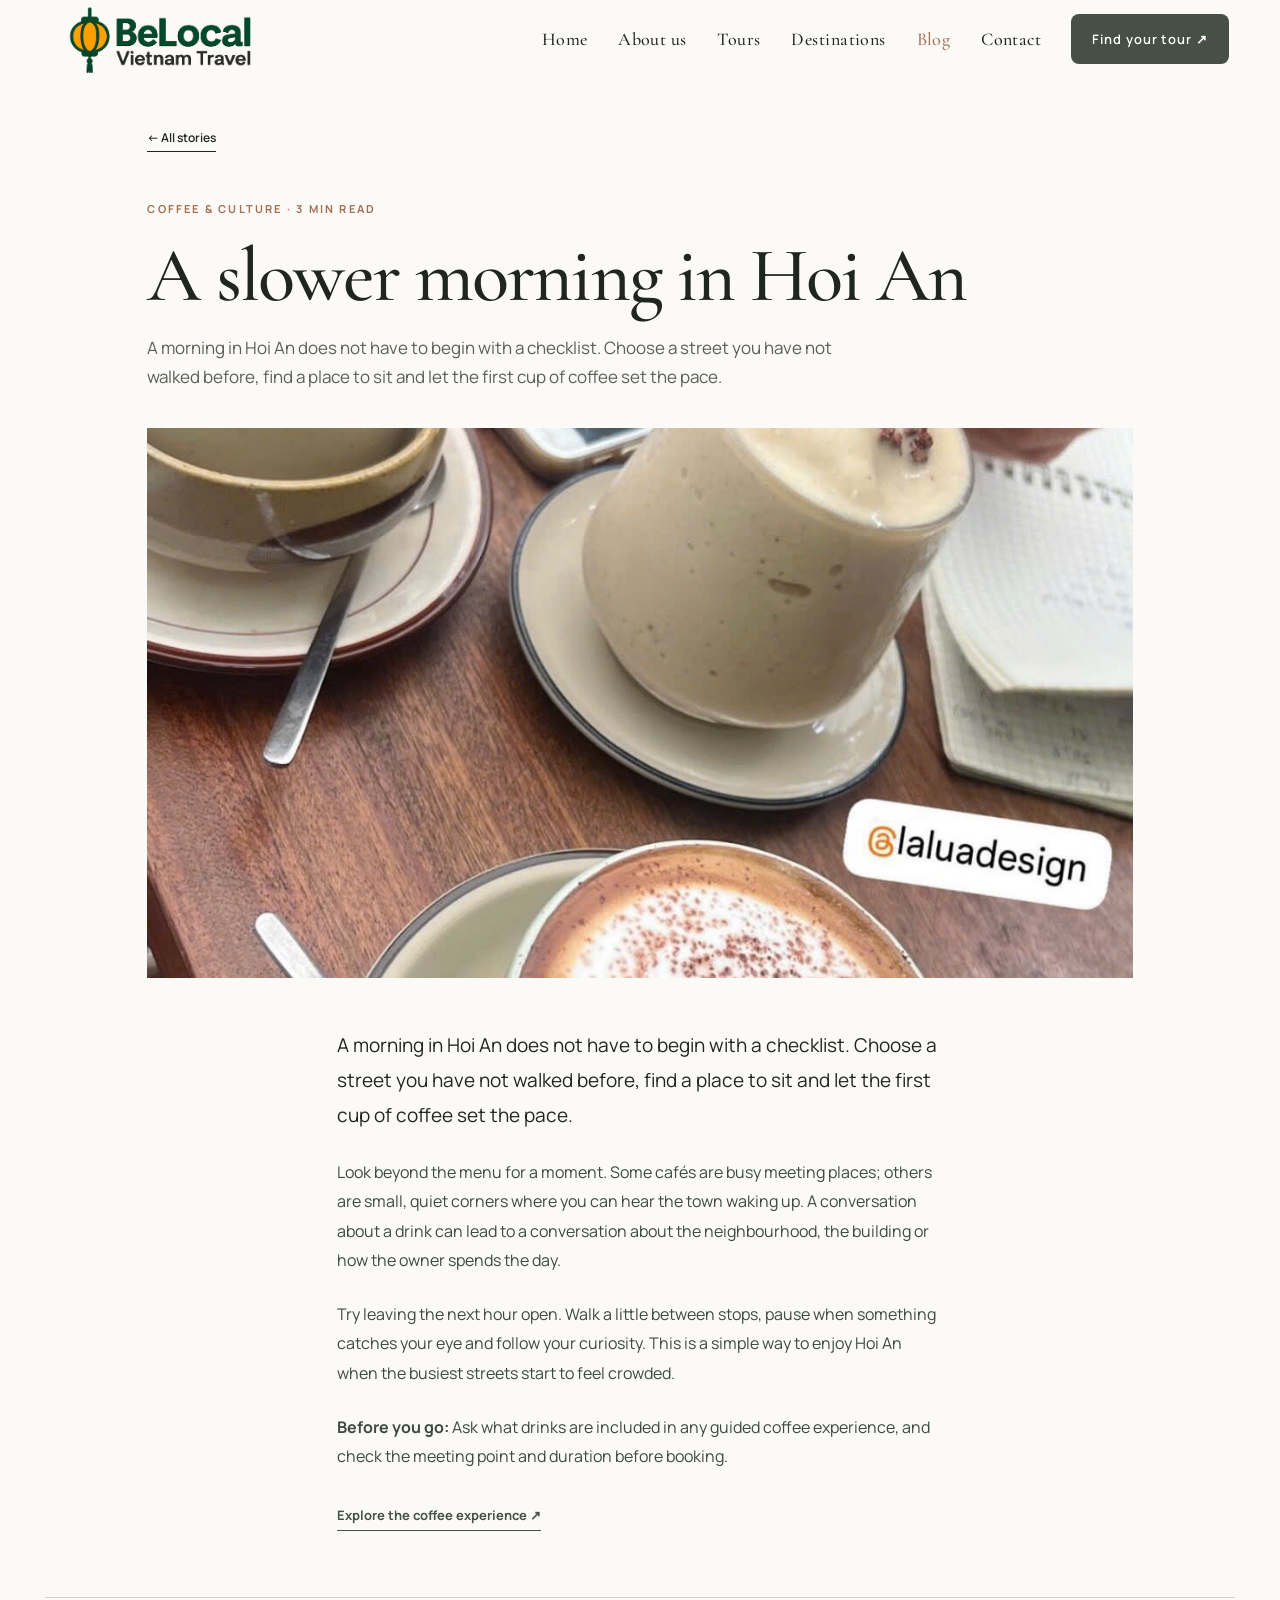
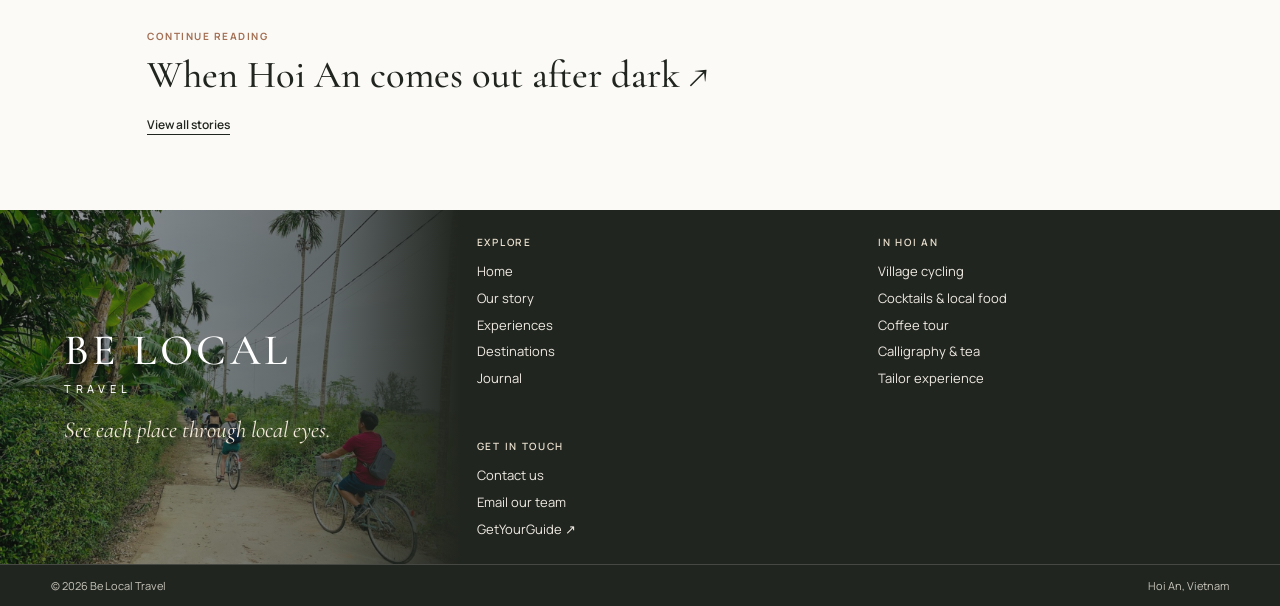
<file: story-slow-morning.html>
<!doctype html>
<html lang="en"><head><meta charset="utf-8"><meta name="viewport" content="width=device-width, initial-scale=1"><meta name="description" content="A morning in Hoi An does not have to begin with a checklist. Choose a street you have not walked before, find a place to sit and let the first cup of coffee set the pace."><title>A slower morning in Hoi An — Be Local Travel</title><link rel="preconnect" href="https://fonts.googleapis.com"><link rel="preconnect" href="https://fonts.gstatic.com" crossorigin><link href="https://fonts.googleapis.com/css2?family=Cormorant+Garamond:ital,wght@0,400;0,500;0,600;1,400&family=Manrope:wght@300;400;500;600;700&display=swap" rel="stylesheet"><link rel="stylesheet" href="styles.css?v=46"></head>
<body><header class="header home-header"><a class="brand" href="index.html" aria-label="BeLocal Vietnam Travel home"><span class="brand-logo-window"><img src="be-local-logo-transparent.png" alt="" width="2172" height="724"></span></a><nav aria-label="Main navigation"><a href="index.html">Home</a><a href="about.html">About us</a><a href="tours.html">Tours</a><a href="destinations.html">Destinations</a><a class="current" href="blog.html">Blog</a><a href="contact.html">Contact</a></nav><a class="nav-cta" href="tours.html">Find your tour ↗</a><details class="mobile-menu"><summary aria-label="Open navigation">Menu <span aria-hidden="true">☰</span></summary><nav aria-label="Mobile navigation"><a href="index.html">Home</a><a href="about.html">About us</a><a href="tours.html">Tours</a><a href="destinations.html">Destinations</a><a class="current" href="blog.html">Blog</a><a href="contact.html">Contact</a></nav></details></header>
<main class="story-page"><div class="wrap story-header"><a class="story-back" href="blog.html">← All stories</a><div class="eyebrow">COFFEE & CULTURE · 3 MIN READ</div><h1>A slower morning in Hoi An</h1><p>A morning in Hoi An does not have to begin with a checklist. Choose a street you have not walked before, find a place to sit and let the first cup of coffee set the pace.</p></div><figure class="story-hero wrap"><img src="eecf952d74f2f9aca0e3.jpg" alt="Coffee served at a café in Hoi An"></figure><article class="story-body wrap"><p>A morning in Hoi An does not have to begin with a checklist. Choose a street you have not walked before, find a place to sit and let the first cup of coffee set the pace.</p><p>Look beyond the menu for a moment. Some cafés are busy meeting places; others are small, quiet corners where you can hear the town waking up. A conversation about a drink can lead to a conversation about the neighbourhood, the building or how the owner spends the day.</p><p>Try leaving the next hour open. Walk a little between stops, pause when something catches your eye and follow your curiosity. This is a simple way to enjoy Hoi An when the busiest streets start to feel crowded.</p><p><strong>Before you go:</strong> Ask what drinks are included in any guided coffee experience, and check the meeting point and duration before booking.</p><a href="experience.html?tour=coffee">Explore the coffee experience ↗</a></article><nav class="story-next wrap" aria-label="Continue reading"><span>CONTINUE READING</span><a href="story-after-dark.html">When Hoi An comes out after dark ↗</a><a class="story-all" href="blog.html">View all stories</a></nav></main><footer class="site-footer">
  <div class="footer-content">
    <div class="footer-photo"><a href="index.html" class="footer-wordmark" aria-label="Be Local Travel home"><span>BE LOCAL</span><small>TRAVEL</small></a><p>See each place through local eyes.</p></div>
    <div class="footer-links">
      <div><h2>EXPLORE</h2><a href="index.html">Home</a><a href="about.html">Our story</a><a href="tours.html">Experiences</a><a href="destinations.html">Destinations</a><a href="blog.html">Journal</a></div>
      <div><h2>IN HOI AN</h2><a href="experience.html?tour=tra-nhieu">Village cycling</a><a href="experience.html?tour=cocktails">Cocktails & local food</a><a href="experience.html?tour=coffee">Coffee tour</a><a href="experience.html?tour=calligraphy">Calligraphy & tea</a><a href="experience.html?tour=tailor">Tailor experience</a></div>
      <div><h2>GET IN TOUCH</h2><a href="contact.html">Contact us</a><a href="mailto:info@luawellnesstravel.com?subject=Be%20Local%20Travel%20enquiry">Email our team</a><a href="https://www.getyourguide.com/lua-travel--tours-s786138/" target="_blank" rel="noopener noreferrer">GetYourGuide ↗</a></div>
    </div>
  </div>
  <div class="footer-bottom"><span>© 2026 Be Local Travel</span><span>Hoi An, Vietnam</span></div>
</footer></body></html>
</file>
<file: styles.css>
:root{--ink:#243b3a;--paper:#f7f3e9}*{box-sizing:border-box}html{scroll-behavior:smooth}body{margin:0;background:var(--paper);color:var(--ink);font:16px 'DM Sans',sans-serif}a{color:inherit;text-decoration:none}a:focus-visible{outline:3px solid #e8b65b;outline-offset:4px}h1,h2,h3{font-family:Fraunces,Georgia,serif;font-weight:500;letter-spacing:-.045em}p{line-height:1.7}.header{height:88px;padding:0 clamp(24px,5vw,80px);display:flex;align-items:center;justify-content:space-between;gap:24px;background:#fcfaf4}.brand{display:flex;align-items:center;gap:10px;white-space:nowrap}.brand b{background:var(--ink);color:#f3c87e;border-radius:50%;width:38px;height:38px;display:grid;place-items:center;font:600 25px Fraunces,serif}.brand strong{font-size:14px;letter-spacing:.13em;line-height:1.2}.brand small{display:block;font-size:10px;letter-spacing:.42em;margin-top:4px}.header nav{display:flex;gap:clamp(16px,3vw,45px);font-size:14px;font-weight:600}.header nav a:hover,.nav-cta:hover,.card a:hover{text-decoration:underline;text-underline-offset:5px}.nav-cta{border-bottom:1px solid;padding-bottom:7px;font-size:14px;font-weight:700;white-space:nowrap}.hero{height:min(740px,calc(100svh - 88px));min-height:560px;position:relative;color:white;overflow:hidden}.hero img{position:absolute;inset:0;width:100%;height:100%;object-fit:cover;object-position:center}.shade{position:absolute;inset:0;background:linear-gradient(90deg,rgba(18,37,35,.83),rgba(18,37,35,.38) 50%,transparent 85%),linear-gradient(0deg,rgba(18,37,35,.35),transparent 30%)}.hero-copy{position:relative;padding:clamp(105px,13vh,150px) 0 0 clamp(25px,8vw,130px);max-width:840px}.eyebrow{font-size:12px;letter-spacing:.18em;font-weight:700}.hero h1{font-size:clamp(56px,6.5vw,108px);line-height:1.06;margin:32px 0 23px}.hero h1 em{color:#f3d29a}.hero p{font-size:18px;max-width:500px;margin:0 0 32px;color:#fff9ed}.button{display:inline-flex;gap:48px;background:#faf3e7;color:var(--ink);padding:17px 23px;font-weight:700;font-size:14px}.button:hover{background:#efd6a5}.hero-foot{position:absolute;bottom:30px;left:clamp(25px,8vw,130px);right:clamp(25px,5vw,80px);display:flex;justify-content:space-between;font-size:11px;letter-spacing:.15em;font-weight:700}.wrap{max-width:1480px;margin:auto;padding-left:clamp(25px,8vw,130px);padding-right:clamp(25px,8vw,130px)}.tours{padding-top:108px;padding-bottom:100px}.section-head{display:flex;justify-content:space-between;align-items:end;gap:50px;margin-bottom:45px}.section-head h2,.destinations h2{font-size:clamp(42px,4.25vw,68px);line-height:1.14;margin:22px 0 0}.section-head h2 em,.destinations h2 em{color:#ad7135}.section-head p{max-width:340px;color:#52635f;margin:0}.grid{display:grid;grid-template-columns:repeat(3,minmax(0,1fr));gap:16px}.card{min-height:345px;padding:27px 29px;display:flex;flex-direction:column;justify-content:space-between;transition:transform .2s}.card:hover{transform:translateY(-4px)}.dark{background:#244743;color:#fff}.cream{background:#eae5d6}.ochre{background:#e8bd7d}.blush{background:#e7d7cb}.sage{background:#d8e0d3}.label{font-size:11px;letter-spacing:.13em;font-weight:700}.icon{font:48px Georgia,serif;align-self:flex-end;opacity:.5;line-height:1}.card h3{font-size:clamp(28px,2.5vw,39px);line-height:1.14;margin:0 0 15px}.card p{font-size:14px;line-height:1.6;max-width:325px;margin:0 0 20px}.card a{font-size:13px;font-weight:700;border-bottom:1px solid;padding-bottom:6px}.note{font-size:13px;color:#65736e;margin:22px 0 0}.about{background:var(--ink);color:white}.about .wrap{padding-top:105px;padding-bottom:108px}.about h2{font-size:clamp(43px,5vw,76px);line-height:1.16;margin:29px 0}.about h2 em{color:#e9c18a}.about p{max-width:680px;font-size:17px;color:#dbe4dc}.about a{display:inline-block;margin-top:18px;border-bottom:1px solid #e9c18a;padding-bottom:7px;font-weight:700;font-size:14px}.destinations{padding-top:100px;padding-bottom:100px;display:flex;align-items:center;justify-content:space-between;gap:30px}.destinations p{font-size:17px;max-width:520px;color:#52635f}.stamp{flex:none;width:190px;height:190px;border:1px solid #b67e40;border-radius:50%;display:flex;flex-direction:column;align-items:center;justify-content:center;transform:rotate(-10deg);font:500 31px Fraunces,serif;color:#a56c34}.stamp small{font:700 11px 'DM Sans',sans-serif;letter-spacing:.25em;margin-top:10px}footer{background:#e7e9df;padding:54px clamp(25px,8vw,130px) 27px}.footer-main{display:flex;align-items:center;justify-content:space-between;gap:25px;padding-bottom:69px}.footer-main p{font:25px Fraunces,serif}.footer-main>a:last-child{font-weight:700;font-size:14px}.footer-end{border-top:1px solid #c1c8bc;padding-top:24px;display:flex;justify-content:space-between;font-size:12px;color:#617167}@media(max-width:900px){.header nav{display:none}.grid{grid-template-columns:repeat(2,minmax(0,1fr))}.section-head{align-items:start;flex-direction:column;gap:15px}.section-head p{max-width:530px}}@media(max-width:620px){.header{height:73px;padding:0 22px}.brand strong{font-size:12px}.nav-cta{font-size:12px}.hero{height:680px;min-height:0}.hero img{object-position:63% center}.shade{background:linear-gradient(90deg,rgba(18,37,35,.8),rgba(18,37,35,.27)),linear-gradient(0deg,rgba(18,37,35,.5),transparent 50%)}.hero-copy{padding:120px 25px 0}.hero h1{font-size:clamp(50px,13vw,72px)}.hero p{font-size:16px}.hero-foot{left:25px;right:25px;font-size:9px}.hero-foot span:first-child{max-width:170px}.tours{padding-top:75px;padding-bottom:75px}.grid{grid-template-columns:1fr}.card{min-height:305px}.about .wrap{padding-top:76px;padding-bottom:80px}.about p{font-size:16px}.destinations{padding-top:78px;padding-bottom:78px;align-items:start}.stamp{width:97px;height:97px;font-size:16px;margin-top:45px}.stamp small{font-size:7px;margin-top:4px}.footer-main{align-items:start;flex-direction:column;padding-bottom:48px}.footer-main p{font-size:22px}.footer-end{gap:15px;flex-wrap:wrap}}

/* Photographic tour cards pair a practical tour overview with local atmosphere. */
.photo-card{padding:0;display:block;background:#faf8f0;color:var(--ink);min-height:0}.photo-card .card-photo{display:block;width:100%;height:215px;object-fit:cover}.photo-card:nth-child(2) .card-photo{object-position:58% center}.photo-card .label{padding:22px 25px 0;color:#8c694a}.photo-card .icon{display:none}.photo-card>div:last-child{padding:0 25px 26px}.photo-card h3{font-size:30px;min-height:70px;margin:18px 0 11px}.photo-card p{min-height:69px}.photo-card a{display:inline-block}

/* Compact type scale inspired by the supplied Hoi An tour listing. */
.hero h1{font-size:clamp(38px,3.8vw,54px)}
.section-head h2,.destinations h2{font-size:clamp(32px,2.8vw,42px)}
.about h2{font-size:clamp(34px,3.2vw,46px)}
.photo-card h3{font-size:24px;min-height:58px}
@media(max-width:620px){.hero h1{font-size:clamp(36px,8vw,44px)}.section-head h2,.destinations h2{font-size:32px}.about h2{font-size:34px}}

.hero p{font-size:16px}

/* Reviews from the Tra Nhieu listing, with the original source a click away. */
.guest-stories{background:#f1f4ec;padding:88px 0 94px}
.review-heading{display:flex;justify-content:space-between;align-items:end;gap:35px;margin-bottom:32px}
.review-heading h2{font-size:clamp(30px,3vw,43px);line-height:1.18;margin:16px 0 9px}
.review-heading h2 em{color:#ad7135}
.review-heading p{max-width:550px;margin:0;color:#556761;font-size:15px}
.review-overview{display:flex;flex-direction:column;align-items:flex-end;gap:7px;flex:none}
.review-overview strong{font:600 28px/1.1 'DM Sans',sans-serif}
.review-overview strong span{font-size:17px;letter-spacing:.02em;color:#c4893c}
.review-overview small{font-size:12px;color:#64746b}
.review-overview a,.review-card-foot a{font-size:13px;font-weight:700;color:#315d4b;text-decoration:underline;text-underline-offset:3px}
.review-list{display:grid;grid-template-columns:repeat(2,minmax(0,1fr));gap:18px}
.review-card{min-height:240px;padding:26px 28px;background:#fffdf8;border-radius:14px;display:flex;flex-direction:column;box-shadow:0 5px 24px rgba(35,60,57,.045)}
.review-card-top,.review-card-foot{display:flex;justify-content:space-between;gap:12px;align-items:center}
.review-card-top span{font-size:16px;letter-spacing:.04em;color:#c4893c}
.review-card-top small{font-size:12px;color:#758078}
.review-card>p{font:400 17px/1.6 'DM Sans',sans-serif;color:#344944;margin:20px 0 25px}
.review-card-foot{margin-top:auto;flex-wrap:wrap}
.review-card-foot strong{font-size:13px}
.review-source{font-size:12px;color:#78847a;margin:18px 0 0}
@media(max-width:750px){.guest-stories{padding:68px 0}.review-heading{align-items:start;flex-direction:column;gap:20px}.review-overview{align-items:flex-start}.review-list{grid-template-columns:1fr}.review-card{min-height:0}}
.guest-stories{background-color:#f4f8f2;background-image:repeating-radial-gradient(ellipse at 12% 15%,transparent 0 23px,rgba(71,126,97,.055) 24px 25px,transparent 26px 40px);padding:72px 0 84px}
.review-heading{margin-bottom:27px}.review-heading h2{font-family:'DM Sans',sans-serif;font-size:clamp(28px,2.8vw,36px);font-weight:700;margin:0}.review-heading h2 em{font-style:normal;color:inherit}.review-heading .eyebrow,.review-heading p{display:none}
.review-overview{width:100%;background:#fff;padding:24px 30px;flex-direction:row;align-items:center;gap:10px;margin-bottom:25px;flex-wrap:wrap}
.review-overview:before{content:'Overall rating';font-size:19px;font-weight:700;width:100%}
.review-overview strong{font-size:25px}.review-overview strong span{color:#f3ae00;font-size:24px;letter-spacing:-.05em}
.review-overview small{font-size:13px;color:#63716c;margin-right:auto}
.review-overview a{background:#098d35;color:white;border-radius:30px;padding:12px 22px;text-decoration:none;font-size:13px}
.review-overview a:hover{background:#08742d}
.review-list{gap:22px}
.review-card{background:#fff;border-radius:8px;box-shadow:none;padding:28px 30px;min-height:245px}
.review-card-top{justify-content:flex-start;gap:14px;flex-wrap:wrap}
.review-avatar{display:grid;place-items:center;width:42px;height:42px;flex:none;border-radius:50%;background:#dcead9;color:#245642;font-size:17px;font-weight:700}
.review-person{display:flex;flex-direction:column;gap:2px}.review-person strong{font-size:15px}.review-person small{font-size:12px;color:#697872}
.review-verified{margin-left:auto;color:#0b9238;font-size:12px;font-weight:700}
.review-card .review-stars{font-size:19px;color:#f3ae00;letter-spacing:-.05em;margin-top:18px}
.review-card>p{font-size:16px;line-height:1.55;margin:10px 0 23px}
.review-card-foot{display:block}.review-card-foot a{font-size:12px}
.review-source{margin-top:20px}
@media(max-width:750px){.review-overview{padding:22px;align-items:flex-start}.review-overview small{width:100%}.review-overview a{margin-top:8px}.review-card{padding:23px}.review-verified{margin-left:56px;width:100%}}

/* Keep the introduction together above the tour photos. */
.tours{padding-top:76px}
.tours .section-head{display:block;max-width:790px;margin-bottom:34px}
.tours .section-head h2{font-size:clamp(33px,3vw,44px);line-height:1.14;margin:13px 0 13px}
.tours .section-head p{max-width:620px;margin:0;font-size:15px;line-height:1.65}
@media(max-width:620px){.tours{padding-top:63px}.tours .section-head{margin-bottom:28px}.tours .section-head h2{font-size:32px}}

/* A clear, practical home navigation with the Be Local identity. */
.home-header{height:94px;padding:0 clamp(24px,4vw,68px);background:#fff;gap:30px}
.home-header .brand{gap:13px}.home-header .brand b{width:45px;height:45px;font-size:29px}
.home-header .brand strong{font-size:16px;letter-spacing:.12em}.home-header .brand small{font-size:10px}
.home-header>nav{gap:clamp(19px,2.4vw,39px);align-items:center;margin-left:auto}
.home-header>nav a{font-size:14px;font-weight:600;white-space:nowrap;transition:color .2s}
.home-header>nav a:hover,.home-header>nav a.current{color:#a46b35;text-decoration:none}
.home-header .nav-cta{display:inline-flex;align-items:center;gap:23px;padding:15px 21px;border:0;border-radius:8px;background:#477d49;color:#fff;font-size:13px;transition:background .2s}
.home-header .nav-cta:hover{background:#356a3c;text-decoration:none}
.mobile-menu{display:none}
@media(max-width:950px){.home-header{height:78px}.home-header>nav{display:none}.home-header .nav-cta{margin-left:auto}.mobile-menu{display:block;position:relative}.mobile-menu summary{list-style:none;cursor:pointer;font-size:13px;font-weight:700;padding:12px}.mobile-menu summary::-webkit-details-marker{display:none}.mobile-menu summary span{margin-left:5px}.mobile-menu nav{display:flex;position:absolute;z-index:10;right:0;top:42px;width:210px;flex-direction:column;gap:0;padding:9px;background:white;box-shadow:0 15px 35px rgba(21,46,39,.17)}.mobile-menu nav a{padding:11px 13px;font-size:14px;font-weight:600}.mobile-menu nav a:hover{background:#f2f4ec}}
@media(max-width:550px){.home-header{padding:0 17px;gap:8px}.home-header .brand b{width:36px;height:36px;font-size:23px}.home-header .brand strong{font-size:12px}.home-header .brand small{font-size:8px}.home-header .nav-cta{padding:11px 12px;gap:0;font-size:11px}.home-header .nav-cta span{display:none}.mobile-menu summary{font-size:0}.mobile-menu summary span{font-size:19px}.hero{height:calc(100svh - 78px)}}

.home-blog{background:#fffdf8;padding:88px 0 95px}.home-blog h2,.home-contact h2{font-size:clamp(32px,3.2vw,47px);line-height:1.16;margin:16px 0 11px}.home-blog h2 em,.home-contact h2 em{color:#ad7135}.home-blog>.wrap>p{color:#52635f;margin:0 0 32px;font-size:15px}.blog-stories{display:grid;grid-template-columns:repeat(2,minmax(0,1fr));gap:24px}.blog-stories a{display:block}.blog-stories img{width:100%;height:260px;object-fit:cover;display:block;margin-bottom:18px}.blog-stories span,.blog-article-copy span{font-size:11px;letter-spacing:.13em;font-weight:700;color:#8c694a}.blog-stories h3{font:500 27px/1.2 Fraunces,Georgia,serif;margin:9px 0 8px}.blog-stories p{color:#52635f;font-size:15px;margin:0 0 13px}.blog-stories strong,.blog-article-copy a{font-size:13px;text-decoration:underline;text-underline-offset:5px}.blog-stories a:hover h3{text-decoration:underline;text-underline-offset:4px}
.home-contact{background:#e8eee5;padding:75px 0}.contact-inner{display:flex;align-items:center;justify-content:space-between;gap:42px}.home-contact h2{max-width:690px}.home-contact p{color:#52635f;max-width:610px;margin:0;font-size:15px}.home-contact .contact-inner>a{display:inline-flex;justify-content:space-between;gap:34px;align-items:center;flex:none;background:#27483e;color:white;padding:18px 23px;border-radius:7px;font-size:14px;font-weight:700}.home-contact .contact-inner>a:hover{background:#356252}
.blog-page{padding-top:45px;padding-bottom:105px}.blog-page>.eyebrow{margin-top:70px}.blog-page h1{font-size:clamp(36px,4vw,58px);margin:12px 0}.blog-page h1 em{color:#ad7135}.blog-lead{max-width:650px;color:#52635f;margin:0 0 55px}.blog-page article{display:grid;grid-template-columns:minmax(0,1fr) minmax(0,1fr);gap:45px;align-items:center;margin:0 0 85px;scroll-margin-top:30px}.blog-page article img{width:100%;height:370px;object-fit:cover}.blog-article-copy h2{font-size:clamp(28px,3vw,38px);margin:11px 0 16px}.blog-article-copy p{font-size:16px;color:#52635f}.blog-article-copy a{display:inline-block;margin-top:10px}
@media(max-width:750px){.home-blog{padding:65px 0}.blog-stories{grid-template-columns:1fr}.blog-stories img{height:220px}.contact-inner{display:block}.home-contact{padding:65px 0}.home-contact .contact-inner>a{margin-top:25px}.blog-page article{grid-template-columns:1fr;gap:20px;margin-bottom:65px}.blog-page article img{height:280px}}

.blog-index{display:flex;flex-wrap:wrap;gap:9px;margin:-17px 0 63px}.blog-index a{padding:10px 14px;background:#e8eee5;border-radius:99px;font-size:13px;font-weight:700}.blog-index a:hover{background:#d4e3d3}
.blog-page article{gap:clamp(35px,5vw,78px);margin-bottom:100px}.blog-page article:nth-of-type(even) img{order:2}.blog-page article img{height:440px}.blog-article-copy p{line-height:1.68}.blog-article-copy p strong{color:#243b3a}
@media(max-width:750px){.blog-index{margin:-20px 0 45px}.blog-page article{gap:20px;margin-bottom:72px}.blog-page article:nth-of-type(even) img{order:0}.blog-page article img{height:270px}}
.all-stories{display:inline-block;margin-top:31px;font-size:14px;font-weight:700;border-bottom:1px solid;padding-bottom:5px}
.about-hero{padding:72px 0 88px;background:#e8eee5}.about-hero .eyebrow{margin-top:72px}.about-hero h1{font-size:clamp(42px,6vw,78px);line-height:1.05;margin:22px 0}.about-hero h1 em{color:#ad7135}.about-hero> .wrap>p{max-width:660px;color:#52635f;font-size:18px;margin:0}.about-story{display:grid;grid-template-columns:minmax(0,.8fr) minmax(0,1.2fr);gap:clamp(45px,8vw,130px);padding-top:105px;padding-bottom:105px}.about-story-intro h2,.about-next h2{font-size:clamp(32px,3.5vw,49px);line-height:1.15;margin:18px 0}.about-story-copy p{color:#52635f;font-size:17px;line-height:1.8;margin:0 0 20px}.about-values{background:#243b3a;color:#fff;padding:84px 0}.values-grid{display:grid;grid-template-columns:repeat(3,1fr);gap:35px;margin-top:42px}.values-grid h3{font:600 20px/1.3 'DM Sans',sans-serif;margin:0 0 13px}.values-grid p{color:#dbe4dc;font-size:15px;margin:0}.about-next{display:flex;align-items:center;justify-content:space-between;gap:40px;padding-top:95px;padding-bottom:105px}.about-next p{color:#52635f}.about-next .button{background:#27483e;color:#fff}.about-next .button:hover{background:#356252}.about-hero .back-link{display:inline-block;color:#52635f;font-size:13px;font-weight:700;margin-bottom:22px}
@media(max-width:750px){.about-hero{padding:48px 0 65px}.about-hero .eyebrow{margin-top:48px}.about-hero h1{font-size:44px}.about-hero> .wrap>p{font-size:16px}.about-story{grid-template-columns:1fr;gap:10px;padding-top:65px;padding-bottom:70px}.about-story-copy p{font-size:16px}.about-values{padding:65px 0}.values-grid{grid-template-columns:1fr;gap:31px;margin-top:31px}.about-next{display:block;padding-top:70px;padding-bottom:75px}.about-next .button{margin-top:20px}}

/* Give the tour collection a single, quiet invitation. */
.tours .section-head{max-width:850px;margin:0 auto 45px;text-align:center}
.tours .section-head h2{font-size:clamp(35px,3.5vw,50px);line-height:1.12;margin:0 0 15px}
.tours .section-head p{max-width:610px;margin:auto;font-size:16px;line-height:1.6}
@media(max-width:620px){.tours .section-head{margin-bottom:31px}.tours .section-head h2{font-size:34px}.tours .section-head p{font-size:15px}}

.founder-profile{background:#fffdf8;padding:100px 0}.founder-grid{display:grid;grid-template-columns:minmax(250px,390px) minmax(0,1fr);gap:clamp(45px,8vw,120px);align-items:start}.founder-grid img{width:100%;aspect-ratio:1/1.16;object-fit:cover}.founder-copy h2{font-size:clamp(35px,4vw,55px);margin:16px 0 4px}.founder-role{font-size:13px;color:#8c694a;letter-spacing:.08em;text-transform:uppercase;font-weight:700}.founder-copy h3{font:600 21px/1.3 'DM Sans',sans-serif;margin:35px 0 14px}.founder-copy p{font-size:16px;line-height:1.78;color:#52635f;max-width:690px;margin:0 0 17px}@media(max-width:750px){.founder-profile{padding:68px 0}.founder-grid{grid-template-columns:1fr;gap:34px}.founder-grid img{max-width:330px}.founder-copy p{font-size:16px}}
.team-profile{background:#e8eee5;padding:95px 0}.team-profile .founder-grid{grid-template-columns:minmax(0,1fr) minmax(250px,390px)}.team-profile .founder-grid img{grid-column:2;grid-row:1}.team-profile .founder-copy{grid-column:1;grid-row:1}.team-profile .founder-grid img{object-position:center 32%}@media(max-width:750px){.team-profile{padding:68px 0}.team-profile .founder-grid{grid-template-columns:1fr}.team-profile .founder-grid img,.team-profile .founder-copy{grid-column:1;grid-row:auto}}

/* Bring the About story into view without a full-screen introduction. */
.about-hero{padding:38px 0 55px}
.about-hero .back-link{margin-bottom:0}
.about-hero .eyebrow{margin-top:35px}
.about-hero h1{font-size:clamp(38px,4.4vw,62px);line-height:1.08;margin:14px 0 17px}
.about-hero>.wrap>p{font-size:16px;line-height:1.6;max-width:680px}
.about-story{padding-top:76px;padding-bottom:78px}
@media(max-width:750px){.about-hero{padding:28px 0 43px}.about-hero .eyebrow{margin-top:27px}.about-hero h1{font-size:clamp(34px,9vw,45px)}.about-story{padding-top:55px;padding-bottom:60px}}

/* Dedicated navigation pages */
.subpage-intro{padding-top:38px;padding-bottom:28px}.subpage-intro .back-link{display:inline-block;margin-bottom:32px}.subpage-intro h1{font-family:Fraunces,Georgia,serif;font-size:clamp(38px,4.4vw,62px);font-weight:500;line-height:1.12;margin:18px 0}.subpage-intro h1 em{color:#a66b30}.subpage-intro p{max-width:680px;font-size:17px;line-height:1.7}.destination-feature{padding-bottom:48px}.destination-feature>a{display:grid;grid-template-columns:1.3fr 1fr;min-height:350px;text-decoration:none;background:#edf3ed;color:#243a39;overflow:hidden}.destination-feature img{width:100%;height:350px;object-fit:cover}.destination-feature>a>span{display:flex;flex-direction:column;justify-content:center;padding:44px;gap:16px}.destination-feature small{letter-spacing:.15em;font-size:12px}.destination-feature strong{font-family:Fraunces,Georgia,serif;font-size:clamp(38px,4vw,58px);font-weight:500}.subpage-close{padding-bottom:70px}.subpage-close p{max-width:600px}.contact-detail{display:grid;grid-template-columns:1fr 1fr;gap:64px;padding:20px 0 85px}.contact-detail p{max-width:470px;line-height:1.7}.contact-detail .button{display:inline-block;margin-top:20px}.contact-detail>div+div{background:#eff4ee;padding:32px}.contact-detail>div+div a{color:#264840;font-weight:700}@media(max-width:700px){.destination-feature>a,.contact-detail{grid-template-columns:1fr}.destination-feature img{height:260px}.destination-feature>a>span{padding:28px}.contact-detail{gap:26px}}

/* Typography aligned with MO Bedding: Cormorant Garamond + Manrope. */
body{font-family:Manrope,Arial,sans-serif;font-size:14px;line-height:1.6}
h1,h2,h3,.card h3,.blog-stories h3,.values-grid h3,.founder-copy h3,.destination-feature strong,.subpage-intro h1{font-family:'Cormorant Garamond',Georgia,serif;font-weight:500;letter-spacing:-.025em}
.header>nav,.mobile-menu nav{font-family:'Cormorant Garamond',Georgia,serif}
.home-header>nav a{font-family:inherit;font-size:18px;font-weight:500;letter-spacing:.025em}
.mobile-menu nav a{font-family:inherit;font-size:18px;font-weight:500}
.hero h1{font-size:clamp(58px,7.5vw,110px);line-height:.94;letter-spacing:-.035em}
.hero p{font-size:14px;line-height:1.6}
.eyebrow{font-size:10px;letter-spacing:.2em}
.section-head h2,.destinations h2,.about h2,.home-blog h2,.home-contact h2,.subpage-intro h1,.blog-page h1,.about-hero h1{font-size:clamp(38px,4vw,58px);line-height:1.03}
.tours .section-head h2{font-size:clamp(38px,4vw,58px);line-height:1.03}
.card h3,.blog-stories h3{font-size:clamp(27px,2.7vw,38px);line-height:1.06}
.about-story-intro h2,.about-next h2,.founder-copy h2,.subpage-close h2,.contact-detail h2{font-size:clamp(36px,3.7vw,54px);line-height:1.06}
.blog-article-copy h2{font-size:clamp(34px,3.5vw,50px);line-height:1.05}
.values-grid h3,.founder-copy h3{font-size:26px;line-height:1.12}
.section-head p,.tours .section-head p,.about p,.about-story-copy p,.about-hero>.wrap>p,.founder-copy p,.blog-article-copy p,.blog-lead,.blog-stories p,.home-blog>.wrap>p,.home-contact p,.subpage-intro p,.contact-detail p{font-size:14px;line-height:1.7}
.card p{font-size:14px;line-height:1.6}
.button,.nav-cta,.back-link,.card a,.blog-stories strong{font-family:Manrope,Arial,sans-serif;font-size:11px;letter-spacing:.07em;font-weight:600}
@media(max-width:750px){.hero h1{font-size:clamp(52px,12vw,74px)}.about-hero h1,.subpage-intro h1{font-size:clamp(38px,10vw,52px)}.tours .section-head h2{font-size:42px}.mobile-menu nav a{font-size:18px}}

/* MO Bedding palette: ivory, paper, ink, sage, moss, clay. */
:root{--paper:#fbfaf6;--ivory:#f3f0e8;--ink:#21251f;--sage:#89927e;--moss:#465044;--clay:#a46f53;--muted:#5b5f57;--line:rgba(33,37,31,.18)}
body{background:var(--paper);color:var(--ink)}
a:focus-visible{outline-color:var(--clay)}
.header,.home-header{background:var(--paper)}
.home-header .brand b{background:var(--moss);color:var(--ivory)}
.home-header>nav a:hover,.home-header>nav a.current{color:var(--clay)}
.home-header .nav-cta,.home-contact .contact-inner>a,.about-next .button,.review-overview a{background:var(--moss);color:white}
.home-header .nav-cta:hover,.home-contact .contact-inner>a:hover,.about-next .button:hover,.review-overview a:hover{background:#343d34}
.mobile-menu nav{background:var(--paper)}
.mobile-menu nav a:hover{background:var(--ivory)}
.shade{background:linear-gradient(90deg,rgba(26,29,24,.72),rgba(26,29,24,.30) 53%,transparent 88%),linear-gradient(0deg,rgba(26,29,24,.32),transparent 34%)}
.hero h1 em{color:#ead1b5}
.hero p{color:#fff}
.hero .button{background:var(--paper);color:var(--ink)}
.hero .button:hover{background:var(--ivory)}
.section-head h2 em,.destinations h2 em,.home-blog h2 em,.home-contact h2 em,.blog-page h1 em,.about-hero h1 em,.subpage-intro h1 em{color:var(--clay)}
.tours,.destinations,.blog-page,.subpage-intro,.contact-detail,.subpage-close{background:var(--paper)}
.photo-card,.review-card,.review-overview{background:#fff}
.photo-card .label,.blog-stories span,.blog-article-copy span,.founder-role{color:var(--clay)}
.about,.about-values{background:var(--moss);color:#fff}
.about h2 em{color:#ead1b5}
.about p,.about-values p{color:#e9e9df}
.about a{border-color:#d7b898}
.guest-stories,.home-contact,.about-hero,.team-profile,.contact-detail>div+div{background:var(--ivory)}
.guest-stories{background-image:repeating-radial-gradient(ellipse at 12% 15%,transparent 0 23px,rgba(70,80,68,.045) 24px 25px,transparent 26px 40px)}
.review-overview strong span,.review-card .review-stars,.review-card-top span{color:var(--clay)}
.review-card-top small,.review-overview small,.review-source,.review-person small{color:var(--muted)}
.review-overview a,.review-card-foot a{color:var(--moss)}
.review-overview a{color:#fff}
.review-avatar{background:#e8eae2;color:var(--moss)}
.review-verified{color:var(--moss)}
.review-card>p{color:var(--ink)}
.home-blog,.founder-profile{background:var(--paper)}
.blog-index a{background:var(--ivory)}
.blog-index a:hover{background:#e6e0d5}
.about-story-copy p,.founder-copy p,.blog-article-copy p,.blog-lead,.blog-stories p,.home-blog>.wrap>p,.home-contact p,.subpage-intro p,.contact-detail p,.section-head p,.tours .section-head p,.destinations p{color:var(--muted)}
.stamp{color:var(--clay);border-color:var(--clay)}
footer{background:var(--ivory)}
.footer-end{border-color:var(--line);color:var(--muted)}
.destination-feature>a{background:var(--ivory);color:var(--ink)}
.contact-detail>div+div a{color:var(--moss)}
@media(max-width:620px){.shade{background:linear-gradient(90deg,rgba(26,29,24,.78),rgba(26,29,24,.25)),linear-gradient(0deg,rgba(26,29,24,.42),transparent 54%)}}

/* Keep the homepage headline at a comfortable editorial scale. */
.hero h1{font-size:clamp(46px,5vw,72px);line-height:1.02;max-width:790px}
@media(max-width:620px){.hero h1{font-size:clamp(40px,9vw,52px);line-height:1.04}}

/* Smaller tour card headlines. */
.photo-card h3{font-size:clamp(24px,2.1vw,29px);line-height:1.12;min-height:0;margin:13px 0 10px}
@media(max-width:620px){.photo-card h3{font-size:26px}}

/* A closer, steadier rhythm on the homepage. */
.home-header{height:78px}
.hero{height:min(570px,calc(100svh - 78px));min-height:460px}
.hero-copy{padding-top:clamp(75px,11vh,105px)}
.hero h1{margin:18px 0 18px}
.hero p{margin-bottom:24px}
.hero-foot{bottom:20px}
.tours{padding-top:56px;padding-bottom:65px}
.tours .section-head{margin-bottom:26px}
.tours .section-head h2{margin-bottom:9px}
.photo-card .card-photo{height:195px}
.photo-card .label{padding:16px 20px 0}
.photo-card>div:last-child{padding:0 20px 21px}
.photo-card h3{margin:10px 0 8px}
.photo-card p{min-height:0;margin-bottom:13px}
.note{margin-top:14px}
.guest-stories{padding:57px 0 62px}
.review-heading{margin-bottom:18px}
.review-overview{margin-bottom:17px;padding:18px 24px}
.review-card{min-height:0;padding:23px}
.review-card>p{margin:9px 0 16px}
.about .wrap{padding-top:70px;padding-bottom:74px}
.about h2{margin:18px 0}
.destinations{padding-top:69px;padding-bottom:69px}
.stamp{width:150px;height:150px;font-size:27px}
.home-blog{padding:64px 0 69px}
.home-blog>.wrap>p{margin-bottom:24px}
.blog-stories img{height:225px}
.all-stories{margin-top:22px}
.home-contact{padding:59px 0}
footer{padding-top:41px}
.footer-main{padding-bottom:43px}
@media(max-width:950px){.home-header{height:74px}}
@media(max-width:620px){
 .hero{height:min(600px,calc(100svh - 74px));min-height:450px}
 .hero-copy{padding-top:88px}
 .hero h1{margin:17px 0}
 .tours{padding-top:46px;padding-bottom:54px}
 .photo-card .card-photo{height:205px}
 .guest-stories{padding:48px 0 54px}
 .about .wrap{padding-top:59px;padding-bottom:62px}
 .destinations{padding-top:57px;padding-bottom:57px}
 .stamp{width:96px;height:96px;font-size:16px}
 .home-blog,.home-contact{padding:53px 0}
}

/* Photo-led footer inspired by the supplied reference. */
.site-footer{padding:0;background:#21251f;color:#f7f5ee}
.site-footer .footer-content{display:grid;grid-template-columns:minmax(310px,36%) 1fr;min-height:310px}
.site-footer .footer-photo{position:relative;display:flex;flex-direction:column;align-items:flex-start;justify-content:center;gap:14px;isolation:isolate;padding:42px clamp(30px,5vw,85px);background:url('IMG_0219%20(2).jpg') center 60%/cover no-repeat}
.site-footer .footer-photo:before{content:"";position:absolute;inset:0;z-index:-1;background:linear-gradient(90deg,rgba(25,30,25,.36),rgba(25,30,25,.62) 72%,#21251f)}
.site-footer .footer-wordmark{display:flex;flex-direction:column;color:#fff;font:500 clamp(34px,3.4vw,52px)/.88 'Cormorant Garamond',Georgia,serif;letter-spacing:.08em}
.site-footer .footer-wordmark small{font:500 11px/1.5 Manrope,Arial,sans-serif;letter-spacing:.43em;margin-top:12px}
.site-footer .footer-photo p{margin:5px 0 0;color:#f4eadc;font:italic 400 23px/1.15 'Cormorant Garamond',Georgia,serif}
.site-footer .footer-links{display:grid;grid-template-columns:repeat(3,minmax(0,1fr));gap:clamp(18px,3vw,55px);align-content:center;padding:45px clamp(28px,4vw,76px) 38px 16px}
.site-footer .footer-links>div{display:flex;flex-direction:column;align-items:flex-start;gap:11px}
.site-footer .footer-links h2{font:600 10px/1.4 Manrope,Arial,sans-serif;letter-spacing:.17em;color:#e9dfce;margin:0 0 8px}
.site-footer .footer-links a{color:#eeeae2;font:400 13px/1.45 Manrope,Arial,sans-serif}
.site-footer .footer-links a:hover{text-decoration:underline;text-underline-offset:4px}
.site-footer .footer-bottom{display:flex;justify-content:space-between;gap:24px;border-top:1px solid rgba(255,255,255,.16);padding:17px clamp(28px,4vw,76px);color:#c7c6bc;font-size:11px}
@media(max-width:900px){.site-footer .footer-content{grid-template-columns:1fr}.site-footer .footer-photo{min-height:230px;padding-left:7vw;background-position:center 47%}.site-footer .footer-photo:before{background:linear-gradient(90deg,rgba(25,30,25,.65),rgba(25,30,25,.3))}.site-footer .footer-links{padding:38px 7vw 45px}}
@media(max-width:550px){.site-footer .footer-photo{min-height:210px}.site-footer .footer-links{grid-template-columns:repeat(2,minmax(0,1fr));gap:35px 19px}.site-footer .footer-links>div:last-child{grid-column:1/-1}.site-footer .footer-bottom{padding:16px 7vw;flex-wrap:wrap}}

/* Compact homepage type scale following the supplied screenshots. */
.hero h1{font-size:clamp(43px,4.2vw,58px);line-height:1.06;max-width:650px}
.tours .section-head h2,.section-head h2,.destinations h2,.about h2,.home-blog h2,.home-contact h2{font-size:clamp(34px,3.1vw,43px);line-height:1.08}
.photo-card h3{font-size:clamp(22px,1.85vw,26px);line-height:1.13}
.review-heading h2{font-size:clamp(29px,2.6vw,35px)}
.blog-stories h3{font-size:25px}
@media(max-width:620px){
 .hero h1{font-size:clamp(38px,8.5vw,46px);line-height:1.08}
 .tours .section-head h2,.section-head h2,.destinations h2,.about h2,.home-blog h2,.home-contact h2{font-size:36px}
 .photo-card h3{font-size:24px}
}

/* Compact single-line tour titles on wider screens. */
.photo-card h3{font-size:clamp(16px,1.1vw,20px);line-height:1.2;min-height:0;letter-spacing:-.015em}
@media(min-width:1100px){.photo-card h3{white-space:nowrap}}
@media(max-width:1099px){.photo-card h3{white-space:normal;font-size:21px}}

/* Destination collection: Hoi An is available, other places are in preparation. */
.destination-showcase{padding-top:65px;padding-bottom:68px}
.destination-showcase .destination-intro{display:flex;justify-content:space-between;align-items:end;gap:45px;margin-bottom:27px}
.destination-showcase h2{font-size:clamp(34px,3.1vw,43px);line-height:1.08;margin:12px 0 0}
.destination-showcase h2 em{color:var(--clay)}
.destination-showcase .destination-intro p{font-size:14px;color:var(--muted);max-width:430px;line-height:1.65;margin:0}
.destination-grid{display:grid;grid-template-columns:repeat(4,minmax(0,1fr));gap:16px}
.destination-tile{position:relative;display:block;overflow:hidden;min-width:0;height:230px;border-radius:4px;background:#d1d7ce;color:#fff}
.destination-tile-wide{grid-column:span 2}
.destination-tile img{width:100%;height:100%;object-fit:cover;display:block;transition:transform .35s}
.destination-tile:after{content:"";position:absolute;inset:0;background:linear-gradient(0deg,rgba(20,28,24,.82),rgba(20,28,24,.07) 70%)}
.destination-tile-content{position:absolute;z-index:1;bottom:19px;left:21px;right:18px;display:flex;flex-direction:column;gap:1px}
.destination-tile small{font:600 10px/1.4 Manrope,Arial,sans-serif;letter-spacing:.13em;color:#f1d7bd}
.destination-tile strong{font:500 32px/1.1 'Cormorant Garamond',Georgia,serif}
.destination-tile-active:hover img{transform:scale(1.045)}
.destination-tile-active:focus-visible{outline:3px solid var(--clay);outline-offset:3px}
.destination-credits{font:11px/1.6 Manrope,Arial,sans-serif;color:var(--muted);margin-top:14px}
.destination-credits summary{cursor:pointer;width:max-content}
.destination-credits ul{display:flex;flex-wrap:wrap;gap:5px 15px;padding:0;list-style:none}
.destination-credits a{text-decoration:underline;text-underline-offset:2px}
.destination-page .subpage-intro{padding-bottom:26px}
.destination-page .destination-showcase{padding-top:8px}
.destination-page .destination-tile{height:270px}
.destination-page .destination-outro{padding-top:18px;padding-bottom:67px}
.destination-page .destination-outro a{display:inline-block;border-bottom:1px solid currentColor;padding-bottom:4px;font-size:13px;font-weight:600}
@media(max-width:850px){.destination-grid{grid-template-columns:repeat(2,minmax(0,1fr))}.destination-tile-wide{grid-column:auto}.destination-showcase .destination-intro{align-items:start;flex-direction:column;gap:9px}}
@media(max-width:550px){.destination-showcase{padding-top:50px;padding-bottom:53px}.destination-grid{gap:10px}.destination-tile,.destination-page .destination-tile{height:175px}.destination-tile-content{left:13px;bottom:13px}.destination-tile strong{font-size:25px}.destination-tile small{font-size:9px}}
/* Category labels removed from tour cards. */
.photo-card>div:last-child{padding-top:18px}
.photo-card h3{margin-top:0}

/* Guest stories: a calmer editorial section following the journal. */
.guest-stories{background:#f4f1e9;background-image:none;padding:68px 0 72px}
.guest-stories .wrap{max-width:1400px}
.review-heading{display:flex;align-items:end;justify-content:space-between;gap:30px;margin-bottom:23px}
.review-heading .eyebrow{display:block;color:#966f52;font-size:10px;letter-spacing:.19em;margin:0 0 11px}
.review-heading h2{font:500 clamp(33px,3.4vw,48px)/1.05 'Cormorant Garamond',Georgia,serif;letter-spacing:-.025em;color:#26332d;margin:0}
.review-heading h2 em{font-style:italic;color:#9e7150}
.review-heading p{display:block;max-width:270px;margin:0 0 4px;font:400 13px/1.6 Manrope,Arial,sans-serif;color:#68716a}
.review-overview{position:relative;display:flex;align-items:center;width:100%;gap:13px;padding:16px 21px;margin:0 0 16px;background:#fffcf7;border:1px solid #e6e2d9;border-radius:5px}
.review-overview:before{content:none}
.review-overview strong{font:600 25px/1 Manrope,Arial,sans-serif;color:#27352d;white-space:nowrap}
.review-overview strong span{font-size:17px;letter-spacing:0;color:#ab7650;vertical-align:2px}
.review-overview small{font:400 12px/1.5 Manrope,Arial,sans-serif;color:#69716c;margin-right:auto}
.review-overview a{background:none;color:#2e5442;border-radius:0;padding:4px 0;font:700 12px/1.4 Manrope,Arial,sans-serif;text-decoration:none;white-space:nowrap}
.review-overview a:hover{background:none;text-decoration:underline;text-underline-offset:4px}
.review-list{gap:16px}
.review-card{background:#fffcf7;border:1px solid #e6e2d9;border-radius:5px;padding:25px 27px;min-height:215px;box-shadow:none}
.review-card-top{gap:11px}
.review-avatar{width:36px;height:36px;background:#e9e9df;color:#866344;font:600 14px Manrope,Arial,sans-serif}
.review-person strong{font:700 13px/1.4 Manrope,Arial,sans-serif;color:#293830;letter-spacing:0}
.review-person small{font:400 11px/1.4 Manrope,Arial,sans-serif}
.review-verified{font:600 11px/1.4 Manrope,Arial,sans-serif;color:#69766a}
.review-card .review-stars{font-size:16px;letter-spacing:.045em;color:#a8724b;margin-top:17px}
.review-card>p{font:400 15px/1.65 Manrope,Arial,sans-serif;color:#37483d;margin:10px 0 16px;max-width:560px}
.review-card-foot a{font:700 11px/1.45 Manrope,Arial,sans-serif;color:#2e5442}
.review-source{font:400 11px/1.5 Manrope,Arial,sans-serif;color:#737a72;margin:14px 0 0}
@media(max-width:750px){
 .guest-stories{padding:48px 0 53px}
 .review-heading{align-items:start;flex-direction:column;gap:10px}
 .review-heading h2{font-size:38px}
 .review-overview{padding:17px;gap:7px 11px}
 .review-overview small{width:100%;order:2}
 .review-overview a{order:3;margin:5px 0 0}
 .review-card{min-height:0;padding:22px}
 .review-verified{margin-left:47px;width:100%}
}

/* Taller photos in the experience cards. */
.tours .photo-card .card-photo{height:300px}
@media(max-width:620px){.tours .photo-card .card-photo{height:255px}}

/* Close the gap between destinations and Notes from Hoi An. */
#destinations.destination-showcase{padding-bottom:18px}
#destinations+.home-blog{padding-top:20px}
@media(max-width:620px){#destinations.destination-showcase{padding-bottom:14px}#destinations+.home-blog{padding-top:17px}}

/* Bring guest reviews close to the journal link. */
.home-blog{padding-bottom:20px}
.home-blog+.guest-stories{padding-top:24px}
@media(max-width:620px){.home-blog{padding-bottom:15px}.home-blog+.guest-stories{padding-top:20px}}

/* Shorter desktop footer with comfortable spacing for five links. */
@media(min-width:901px){.site-footer .footer-content{min-height:250px}.site-footer .footer-photo{padding-top:26px;padding-bottom:26px}.site-footer .footer-links{padding-top:25px;padding-bottom:25px}.site-footer .footer-links>div{gap:8px}.site-footer .footer-links h2{margin-bottom:5px}.site-footer .footer-bottom{padding-top:12px;padding-bottom:12px}}

/* Keep the destination introduction on one line when space allows. */
@media(min-width:1100px){.destination-showcase .destination-intro p{max-width:none;white-space:nowrap;font-size:13px}}

/* Join the destination cards directly to Notes from Hoi An. */
#destinations.destination-showcase{padding-bottom:0;margin-bottom:0}
#destinations+.home-blog{padding-top:0;margin-top:0}

/* Three journal stories across desktop, with responsive columns. */
.home-blog .blog-stories{grid-template-columns:repeat(3,minmax(0,1fr));gap:22px}
@media(max-width:900px){.home-blog .blog-stories{grid-template-columns:repeat(2,minmax(0,1fr))}}
@media(max-width:620px){.home-blog .blog-stories{grid-template-columns:1fr}}

/* Bring Where We Go closer to the experience cards. */
.tours:has(+ #destinations){padding-bottom:18px}
.tours + #destinations.destination-showcase{padding-top:20px}
@media(max-width:620px){.tours:has(+ #destinations){padding-bottom:14px}.tours + #destinations.destination-showcase{padding-top:16px}}

/* Balance eight destinations over two rows on wide screens. */
@media(min-width:1200px){.destination-grid{grid-template-columns:repeat(5,minmax(0,1fr))}}

/* Journal index and dedicated long-form story pages. */
.blog-landing{padding-top:48px;padding-bottom:75px}
.blog-landing h1{margin-bottom:15px}
.blog-landing .blog-lead{max-width:630px;margin-bottom:36px}
.blog-landing-grid{display:grid;grid-template-columns:repeat(2,minmax(0,1fr));gap:42px 24px}
.blog-landing-card{display:block;background:#fff;padding-bottom:18px}
.blog-landing-card img{display:block;width:100%;height:290px;object-fit:cover}
.blog-landing-card span,.blog-landing-card h2,.blog-landing-card p,.blog-landing-card strong{margin-left:23px;margin-right:23px}
.blog-landing-card span{display:block;margin-top:20px;color:var(--clay);font:700 10px/1.5 Manrope,Arial,sans-serif;letter-spacing:.15em}
.blog-landing-card h2{font:500 clamp(26px,2.6vw,35px)/1.1 'Cormorant Garamond',Georgia,serif;margin-top:8px;margin-bottom:8px}
.blog-landing-card p{color:var(--muted);font:400 14px/1.65 Manrope,Arial,sans-serif;margin-top:0;margin-bottom:19px}
.blog-landing-card strong{display:inline-block;border-bottom:1px solid;font:700 12px/1.6 Manrope,Arial,sans-serif;padding-bottom:3px}
.story-page{background:var(--paper);padding-top:48px}
.story-header{max-width:1190px}
.story-back{display:inline-block;font:600 12px/1.5 Manrope,Arial,sans-serif;border-bottom:1px solid;padding-bottom:4px;margin-bottom:48px}
.story-header .eyebrow{color:var(--clay);font-size:11px}
.story-header h1{max-width:900px;font:500 clamp(44px,6vw,78px)/1.02 'Cormorant Garamond',Georgia,serif;letter-spacing:-.025em;margin:19px 0}
.story-header>p{max-width:720px;color:var(--muted);font:400 17px/1.7 Manrope,Arial,sans-serif;margin:0 0 36px}
.story-hero{max-width:1190px;margin:0 auto 50px}
.story-hero img{width:100%;height:clamp(360px,43vw,570px);object-fit:cover;display:block}
.story-body{max-width:810px;padding-bottom:66px}
.story-body p{font:400 16px/1.85 Manrope,Arial,sans-serif;color:#3c4a42;margin:0 0 24px}
.story-body p:first-child{font-size:19px;color:var(--ink)}
.story-body a{display:inline-block;border-bottom:1px solid currentColor;padding-bottom:4px;margin-top:9px;font:700 13px/1.6 Manrope,Arial,sans-serif;color:var(--moss)}
.story-next{max-width:1190px;border-top:1px solid var(--line);padding-top:31px;padding-bottom:75px;display:flex;flex-direction:column;align-items:flex-start;gap:10px}
.story-next span{font:700 10px/1.5 Manrope,Arial,sans-serif;letter-spacing:.15em;color:var(--clay)}
.story-next>a:not(.story-all){font:500 clamp(28px,3vw,42px)/1.1 'Cormorant Garamond',Georgia,serif}
.story-next .story-all{font:600 12px/1.5 Manrope,Arial,sans-serif;border-bottom:1px solid;margin-top:10px}
@media(max-width:700px){.blog-landing-grid{grid-template-columns:1fr}.blog-landing-card img{height:235px}.story-page{padding-top:28px}.story-back{margin-bottom:35px}.story-header h1{font-size:46px}.story-hero{margin-bottom:35px}.story-hero img{height:270px}.story-body p{font-size:15px}.story-body p:first-child{font-size:17px}}

/* Reviews refinement */
.guest-stories{padding:54px 0 58px;background:#f6f3ec}
.review-heading{margin-bottom:18px;align-items:center}
.review-heading h2{font-size:clamp(34px,3.15vw,46px)}
.review-heading p{max-width:245px;font-size:12px;line-height:1.55}
.review-overview{padding:13px 19px;margin-bottom:14px;border-radius:8px;border-color:#dedbd2;box-shadow:0 5px 18px rgba(39,51,45,.04)}
.review-overview strong{font-size:23px}
.review-overview strong span{font-size:16px}
.review-overview a{color:#966847;transition:color .2s ease}
.review-overview a:hover{color:#263f32}
.review-list{gap:14px}
.review-card{position:relative;padding:22px 24px 20px;min-height:205px;border-radius:8px;box-shadow:0 5px 18px rgba(39,51,45,.035);transition:transform .2s ease,box-shadow .2s ease}
.review-card:hover{transform:translateY(-3px);box-shadow:0 10px 24px rgba(39,51,45,.08)}
.review-card:before{content:'“';position:absolute;right:23px;top:10px;font:500 54px/1 'Cormorant Garamond',Georgia,serif;color:#d9c8b6}
.review-card .review-stars{margin-top:14px}
.review-card>p{margin:8px 0 14px;font-size:14px;line-height:1.58;max-width:590px}
.review-source{margin-top:11px;font-size:10px}
@media(max-width:750px){.guest-stories{padding:43px 0 47px}.review-heading{margin-bottom:15px}.review-heading h2{font-size:38px}.review-card{padding:20px 21px 18px;min-height:0}}

/* About page refinement */
.about-page{background:#fbfaf6}
.about-hero{padding:27px 0 78px;background:#465447;color:#fff}
.about-hero .back-link{color:#f6f0e7;opacity:.82;border-color:rgba(255,255,255,.45)}
.about-hero .eyebrow{color:#e5c5a7;margin-top:70px}
.about-hero h1{max-width:780px;font-size:clamp(48px,6.4vw,86px);line-height:.98;letter-spacing:-.035em;margin:16px 0 22px}
.about-hero h1 em{color:#e6c4a5}
.about-hero>.wrap>p{max-width:540px;color:#f1eee7;font-size:17px;line-height:1.7}
.about-story{display:grid;grid-template-columns:minmax(250px,.82fr) minmax(0,1.18fr);gap:clamp(45px,8vw,125px);padding-top:92px;padding-bottom:94px}
.about-story-intro{position:sticky;top:36px;align-self:start}
.about-story-intro h2{max-width:430px;margin-top:17px;color:#2b382f}
.about-story-copy{max-width:650px;padding-top:4px}
.about-story-copy p{font-size:16px;line-height:1.85;margin:0 0 24px}
.about-story-copy p:first-child{font-size:19px;line-height:1.7;color:#35453a}
.about-values{padding:72px 0 78px;background:#eef1eb;color:#28382e}
.about-values .eyebrow{color:#9b6c4c;margin-bottom:23px}
.values-grid{display:grid;grid-template-columns:repeat(3,1fr);gap:1px;background:#d8dfd5;border:1px solid #d8dfd5}
.values-grid>div{background:#eef1eb;padding:29px 28px 27px;min-height:170px}
.values-grid h3{font:500 27px/1.05 'Cormorant Garamond',Georgia,serif;margin:0 0 13px;color:#2b382f}
.values-grid p{font-size:14px;line-height:1.65;margin:0;color:#607064}
.founder-profile{padding:98px 0 105px;background:#fbfaf6}
.founder-grid{display:grid;grid-template-columns:minmax(320px,.9fr) minmax(0,1fr);gap:clamp(45px,8vw,120px);align-items:center}
.founder-grid>img{width:100%;height:520px;object-fit:cover;object-position:center;border-radius:2px;filter:saturate(.88)}
.founder-copy{max-width:560px}
.founder-copy .eyebrow{color:#9b6c4c}
.founder-copy h2{font-size:clamp(48px,5vw,72px);margin:12px 0 2px;color:#2b382f}
.founder-role{display:block;color:#9b6c4c;font:600 12px/1.5 Manrope,Arial,sans-serif;letter-spacing:.12em;text-transform:uppercase;margin-bottom:27px}
.founder-copy h3{font:500 29px/1.1 'Cormorant Garamond',Georgia,serif;color:#2b382f;margin:0 0 17px}
.founder-copy p{font-size:15px;line-height:1.78;margin:0 0 17px}
.about-next{display:flex;align-items:end;justify-content:space-between;gap:30px;padding-top:72px;padding-bottom:86px;border-top:1px solid #dedfd8}
.about-next h2{margin:12px 0 10px;max-width:600px}
.about-next p{margin:0;max-width:500px;font-size:15px;line-height:1.6}
.about-next .button{white-space:nowrap}
@media(max-width:760px){.about-hero{padding-bottom:58px}.about-hero .eyebrow{margin-top:52px}.about-hero h1{font-size:53px}.about-story{display:block;padding-top:59px;padding-bottom:63px}.about-story-intro{position:static;margin-bottom:33px}.about-story-copy p:first-child{font-size:17px}.about-values{padding:55px 0 58px}.values-grid{grid-template-columns:1fr}.values-grid>div{min-height:0;padding:24px 22px}.founder-profile{padding:63px 0 68px}.founder-grid{grid-template-columns:1fr;gap:38px}.founder-grid>img{height:390px}.about-next{display:block;padding-top:54px;padding-bottom:60px}.about-next .button{display:inline-block;margin-top:25px}}

/* Smoothness pass */
.about-page{overflow:hidden}
.about-hero{background:linear-gradient(135deg,#465447 0%,#536354 58%,#64705f 100%);position:relative}
.about-hero:after{content:'';position:absolute;inset:auto -10% -95px -10%;height:170px;background:rgba(255,255,255,.055);border-radius:50% 50% 0 0/100% 100% 0 0;pointer-events:none}
.about-hero .wrap{position:relative;z-index:1}
.about-hero h1{font-weight:400;letter-spacing:-.045em}
.about-hero h1 em{font-weight:400}
.about-story{gap:clamp(48px,8vw,120px)}
.about-story-intro h2,.about-next h2{font-weight:400;letter-spacing:-.025em}
.about-story-copy p{color:#617066;transition:color .25s ease}
.about-story-copy p:first-child{color:#35453a}
.about-values{background:linear-gradient(180deg,#eef1eb 0%,#f4f5ef 100%)}
.values-grid{background:rgba(182,194,181,.55);border-color:rgba(182,194,181,.55);border-radius:18px;overflow:hidden;box-shadow:0 18px 45px rgba(55,70,58,.07)}
.values-grid>div{background:rgba(250,251,247,.42);transition:background .25s ease,transform .25s ease}
.values-grid>div:hover{background:#f8faf5;transform:translateY(-3px)}
.values-grid h3{font-weight:400}
.founder-profile{background:linear-gradient(180deg,#fbfaf6 0%,#f7f5ee 100%)}
.founder-grid>img{border-radius:18px;box-shadow:0 18px 44px rgba(51,57,45,.13);transition:transform .35s ease,box-shadow .35s ease}
.founder-grid>img:hover{transform:translateY(-4px);box-shadow:0 24px 52px rgba(51,57,45,.17)}
.founder-copy h2{font-weight:400;letter-spacing:-.035em}
.about-next{border-top-color:#e8e8df}
.about-next .button{border-radius:999px;padding:13px 22px;transition:transform .25s ease,background .25s ease,box-shadow .25s ease}
.about-next .button:hover{transform:translateY(-2px);box-shadow:0 9px 20px rgba(52,61,52,.18)}
@media(max-width:760px){.about-hero:after{bottom:-115px}.values-grid{border-radius:14px}.founder-grid>img{border-radius:14px}}

/* Founder story layout */
.about-hero-story{padding-bottom:86px}
.about-story-who{padding-top:86px}
.about-story-copy strong{color:#2b382f;font-weight:700}
.team-founders{padding:86px 0 94px;background:#f0f2ec}
.team-founders>.wrap>.eyebrow,.about-values-new>.wrap>.eyebrow,.about-belief>.eyebrow{color:#9b6c4c;margin-bottom:24px}
.team-founder-grid{display:grid;grid-template-columns:repeat(2,minmax(0,1fr));gap:20px}
.team-founder{display:grid;grid-template-columns:145px 1fr;gap:24px;align-items:center;background:#fbfaf6;border-radius:18px;padding:18px;box-shadow:0 12px 32px rgba(49,63,51,.07)}
.team-founder img{width:145px;height:190px;object-fit:cover;object-position:center top;border-radius:12px}
.team-founder h2{font:400 36px/1.05 'Cormorant Garamond',Georgia,serif;color:#2b382f;margin:0 0 4px}
.team-founder span{display:block;color:#9b6c4c;font:700 11px/1.5 Manrope,Arial,sans-serif;letter-spacing:.13em;text-transform:uppercase;margin-bottom:14px}
.team-founder p{color:#617066;font:400 13px/1.65 Manrope,Arial,sans-serif;margin:0}
.about-values-new{padding:78px 0 86px}
.about-values-new .values-grid{grid-template-columns:repeat(4,1fr)}
.about-belief{padding-top:86px;padding-bottom:94px;text-align:center}
.about-belief blockquote{max-width:760px;margin:0 auto 18px;font:400 clamp(36px,4vw,57px)/1.05 'Cormorant Garamond',Georgia,serif;color:#2b382f;letter-spacing:-.025em}
.about-belief>p{max-width:520px;margin:0 auto 26px;color:#617066;font:400 15px/1.7 Manrope,Arial,sans-serif}
.about-belief .button{display:inline-block;border-radius:999px;padding:13px 22px}
@media(max-width:780px){.team-founders{padding:63px 0}.team-founder-grid{grid-template-columns:1fr}.about-values-new .values-grid{grid-template-columns:1fr}.about-belief{padding:62px 0 70px}.team-founder{grid-template-columns:115px 1fr}.team-founder img{width:115px;height:160px}}
@media(max-width:480px){.team-founder{grid-template-columns:1fr}.team-founder img{width:100%;height:270px}.team-founder h2{font-size:32px}}

.team-initials{width:145px;height:190px;border-radius:12px;display:grid;place-items:center;background:linear-gradient(145deg,#d9b99e,#a97859);color:#fff;font:400 92px/1 'Cormorant Garamond',Georgia,serif;box-shadow:inset 0 0 0 1px rgba(255,255,255,.2)}
@media(max-width:780px){.team-initials{width:115px;height:160px}}
@media(max-width:480px){.team-initials{width:100%;height:270px}}

/* Compact About introduction */
.about-page .about-hero-story{padding:22px 0 48px}
.about-page .about-hero-story .eyebrow{margin-top:32px}
.about-page .about-hero-story h1{font-size:clamp(42px,4.6vw,64px);line-height:1.02;max-width:680px;margin:12px 0 14px}
.about-page .about-hero-story>.wrap>p{font-size:15px;line-height:1.55;max-width:530px;margin-bottom:0}
.about-page .about-hero-story:after{bottom:-120px;height:150px}
@media(max-width:760px){.about-page .about-hero-story{padding:18px 0 38px}.about-page .about-hero-story .eyebrow{margin-top:25px}.about-page .about-hero-story h1{font-size:clamp(39px,9vw,50px)}.about-page .about-hero-story>.wrap>p{font-size:14px}}

/* About community image */
.about-community-photo{margin:0 auto;padding:0 0 70px}
.about-community-photo img{display:block;width:100%;height:clamp(300px,38vw,510px);object-fit:cover;object-position:center 63%;border-radius:16px}
.about-community-photo figcaption{margin-top:10px;color:#6b766e;font:500 12px/1.5 Manrope,Arial,sans-serif}
@media(max-width:760px){.about-community-photo{padding-bottom:48px}.about-community-photo img{height:clamp(260px,75vw,400px);object-position:center 70%;border-radius:12px}}

/* Supplied BeLocal logo in site navigation */
.home-header .brand{display:flex;align-items:center;flex:0 0 auto;line-height:0}
.brand-logo-window{display:block;position:relative;width:220px;height:72px;overflow:hidden;flex:none}
.brand-logo-window img{display:block;position:absolute;width:235px;height:235px;max-width:none;left:-10px;top:-80px}
@media(max-width:950px){.brand-logo-window{width:185px;height:62px}.brand-logo-window img{width:200px;height:200px;left:-8px;top:-68px}}
@media(max-width:420px){.brand-logo-window{width:160px;height:55px}.brand-logo-window img{width:174px;height:174px;left:-7px;top:-59px}}

/* Rosy's supplied portrait */
.team-photo{position:relative;width:145px;height:190px;overflow:hidden;border-radius:12px;background:#d8e6dc}
.team-founder .team-photo img{position:absolute;display:block;left:-100%;top:0;width:200%;height:100%;max-width:none;object-fit:cover;object-position:center center;border-radius:0}
@media(max-width:780px){.team-photo{width:115px;height:160px}}
@media(max-width:480px){.team-photo{width:100%;height:270px}.team-founder .team-photo img{left:-75%;width:175%}}

/* Linh's supplied photo */
.team-founder .team-photo--linh img{left:0;width:100%;object-fit:cover;object-position:39% 58%}
@media(max-width:480px){.team-founder .team-photo--linh img{left:0;width:100%;object-position:39% 57%}}

/* Transparent header logo */
.brand-logo-window{width:220px;height:auto;aspect-ratio:3/1;overflow:visible}
.brand-logo-window img{position:static;display:block;width:100%;height:auto;max-width:100%}
@media(max-width:950px){.brand-logo-window{width:185px}}
@media(max-width:420px){.brand-logo-window{width:160px}}

/* Interactive founder portraits and full stories */
.team-photo-button{border:0;padding:0;cursor:pointer;text-align:left;font:inherit}
.team-photo-button:focus-visible,.founder-story-link:focus-visible,.founder-dialog-close:focus-visible{outline:3px solid #b87a52;outline-offset:4px}
.team-photo-button img{transition:transform .3s ease}
.team-photo-button:hover img{transform:scale(1.06)}
.team-photo-button .photo-cue{position:absolute;z-index:1;left:10px;bottom:10px;margin:0;padding:7px 10px;border-radius:20px;background:rgba(255,255,255,.94);color:#29372e;font:700 10px/1.3 Manrope,Arial,sans-serif;letter-spacing:.02em;text-transform:none}
.founder-story-link{display:inline-block;margin-top:14px;padding:0 0 3px;border:0;border-bottom:1px solid #435144;background:transparent;color:#29372e;font:700 12px/1.4 Manrope,Arial,sans-serif;cursor:pointer}
.founder-story-link:hover{color:#a56642}
body.founder-dialog-open{overflow:hidden}
.founder-dialog{width:min(1000px,calc(100vw - 36px));max-width:none;max-height:min(90vh,850px);padding:0;border:0;border-radius:17px;background:#fbfaf6;color:#29372e;box-shadow:0 26px 90px rgba(15,25,18,.3);overflow:auto}
.founder-dialog::backdrop{background:rgba(22,31,24,.72)}
.founder-dialog-layout{display:grid;grid-template-columns:minmax(0,1.05fr) minmax(0,1fr);min-height:500px}
.founder-dialog-image{background:#e6e9df;min-height:500px}
.founder-dialog-image img{display:block;width:100%;height:100%;max-height:85vh;object-fit:contain}
.founder-dialog-copy{position:relative;padding:58px clamp(24px,4vw,58px) 42px;overflow:auto}
.founder-dialog-close{position:absolute;right:18px;top:16px;display:grid;place-items:center;width:38px;height:38px;border:0;border-radius:50%;background:#edf0e9;color:#29372e;font:300 30px/1 Arial,sans-serif;cursor:pointer}
.founder-dialog-copy .eyebrow{color:#9b6c4c}
.founder-dialog-copy h2{margin:16px 0 0;font:400 clamp(40px,4vw,58px)/1 'Cormorant Garamond',Georgia,serif}
.founder-dialog-role{margin:4px 0 25px!important;color:#9b6c4c!important;font-size:11px!important;font-weight:700!important;letter-spacing:.13em;text-transform:uppercase}
.founder-dialog-copy p{margin:0 0 17px;color:#4d5a50;font:400 14px/1.75 Manrope,Arial,sans-serif}
@media(max-width:680px){.founder-dialog{width:calc(100vw - 22px);max-height:94vh}.founder-dialog-layout{display:block}.founder-dialog-image{height:min(48vh,370px);min-height:0}.founder-dialog-image img{max-height:none}.founder-dialog-copy{padding:26px 24px 24px}.founder-dialog-close{position:sticky;top:0;float:right;margin-top:-12px;margin-right:-10px;z-index:2}.founder-dialog-copy h2{font-size:44px}}

/* Compact About hero after removing pre-title links */
.about-page .about-hero-story{padding-top:42px}
@media(max-width:760px){.about-page .about-hero-story{padding-top:34px}}

/* Softer, more compact values section */
.about-page .about-values-new{padding:62px 0 68px;background:#f6f7f2}
.about-page .values-intro{display:flex;justify-content:space-between;align-items:end;gap:32px;margin-bottom:27px}
.about-page .values-intro .eyebrow{margin:0 0 12px}
.about-page .values-intro h2{max-width:650px;margin:0;color:#2b382f;font:400 clamp(32px,3.4vw,48px)/1.07 'Cormorant Garamond',Georgia,serif;letter-spacing:-.03em}
.about-page .values-intro h2 em{color:#a77355;font-weight:400}
.about-page .values-intro>p{max-width:300px;margin:0 0 3px;color:#637064;font:400 13px/1.65 Manrope,Arial,sans-serif}
.about-page .about-values-new .values-grid{display:grid;grid-template-columns:repeat(4,minmax(0,1fr));gap:12px;margin:0;border:0;border-radius:0;background:transparent;box-shadow:none;overflow:visible}
.about-page .about-values-new .values-grid>div{position:relative;min-height:175px;padding:27px 24px 23px;border:1px solid #e7e9e1;border-radius:13px;background:#fff;box-shadow:0 6px 20px rgba(53,70,57,.035);transition:transform .22s ease,box-shadow .22s ease}
.about-page .about-values-new .values-grid>div:hover{transform:translateY(-3px);box-shadow:0 12px 28px rgba(53,70,57,.09)}
.about-page .about-values-new .values-grid h3{margin-bottom:12px;color:#304037;font:400 27px/1.05 'Cormorant Garamond',Georgia,serif}
.about-page .about-values-new .values-grid p{color:#5c6a60;font:400 13px/1.6 Manrope,Arial,sans-serif}
@media(max-width:950px){.about-page .about-values-new .values-grid{grid-template-columns:repeat(2,minmax(0,1fr))}.about-page .about-values-new .values-grid>div{min-height:145px}}
@media(max-width:600px){.about-page .about-values-new{padding:48px 0 52px}.about-page .values-intro{display:block;margin-bottom:24px}.about-page .values-intro>p{margin-top:12px}.about-page .about-values-new .values-grid{grid-template-columns:1fr;gap:10px}.about-page .about-values-new .values-grid>div{min-height:0;padding:20px 21px}.about-page .about-values-new .values-grid h3{font-size:25px}}

.about-belief .about-quote-source{display:block;margin:-3px 0 22px;color:#8c6b57;font:600 11px/1.5 Manrope,Arial,sans-serif;letter-spacing:.04em;font-style:normal}
.about-belief .about-quote-source a{color:inherit;text-decoration:none;border-bottom:1px solid currentColor;padding-bottom:2px}
.about-belief .about-quote-source a:hover{color:#37473d}

/* Rosie’s new portrait uses a natural crop in the profile card */
.team-founder .team-photo:not(.team-photo--linh) img{left:0;width:100%;height:100%;object-fit:cover;object-position:center 35%}
@media(max-width:480px){.team-founder .team-photo:not(.team-photo--linh) img{left:0;width:100%;object-position:center 36%}}

/* Keep the About hero heading and intro on one line at desktop widths */
@media(min-width:1050px){
  .about-page .about-hero-story h1{max-width:none;white-space:nowrap;font-size:clamp(46px,4.3vw,64px)}
  .about-page .about-hero-story>.wrap>p{max-width:none;white-space:nowrap}
}

/* Balanced About story */
.about-page .about-story-who{grid-template-columns:minmax(0,.88fr) minmax(0,1.12fr);gap:clamp(42px,6vw,100px);align-items:center;padding-top:68px;padding-bottom:70px}
.about-page .about-story-intro{position:static;align-self:center}
.about-page .about-story-intro h2{max-width:560px;margin:0;color:#2b382f;font:400 clamp(38px,4.2vw,58px)/1.06 'Cormorant Garamond',Georgia,serif;letter-spacing:-.03em}
.about-page .about-story-intro h2 em{color:#a77355;font-weight:400}
.about-page .about-story-intro>p{max-width:340px;margin:18px 0 0;color:#6a776c;font:400 14px/1.65 Manrope,Arial,sans-serif}
.about-page .about-story-copy{max-width:680px;padding:0}
.about-page .about-story-copy p,.about-page .about-story-copy p:first-child{margin:0 0 19px;color:#4d5c51;font:400 15px/1.75 Manrope,Arial,sans-serif}
.about-page .about-story-copy p:last-child{margin-bottom:0}
@media(max-width:760px){.about-page .about-story-who{display:block;padding-top:48px;padding-bottom:52px}.about-page .about-story-intro{margin-bottom:25px}.about-page .about-story-intro h2{font-size:clamp(36px,8vw,46px)}.about-page .about-story-intro>p{margin-top:10px}.about-page .about-story-copy p,.about-page .about-story-copy p:first-child{font-size:14px;line-height:1.7;margin-bottom:16px}}

/* About page begins with its story after removing the duplicate hero */
.about-page .about-story-who{padding-top:72px}
@media(max-width:760px){.about-page .about-story-who{padding-top:48px}}

/* A quieter invitation at the end of the About page */
.about-belief{padding-top:56px;padding-bottom:66px}
.about-belief>.eyebrow{margin-bottom:14px}
.about-belief h2{max-width:700px;margin:0 auto 10px;font:400 clamp(34px,3.5vw,48px)/1.12 'Cormorant Garamond',Georgia,serif;color:#2b382f;letter-spacing:-.02em}
.about-belief>p{max-width:570px;margin:0 auto 22px}
@media(max-width:780px){.about-belief{padding-top:48px;padding-bottom:56px}}

/* Social shortcuts in the photo footer */
.site-footer .footer-socials{display:flex;align-items:center;gap:10px;margin-top:4px}
.site-footer .footer-social-icon{display:grid;place-items:center;width:32px;height:32px;border-radius:50%;background:#f7f5ee;color:#253129;text-decoration:none;transition:transform .2s,background-color .2s}
.site-footer .footer-social-icon:hover,.site-footer .footer-social-icon:focus-visible{transform:translateY(-2px);background:#dfc9ac}
.site-footer .footer-social-icon svg{width:19px;height:19px}

.site-footer .footer-social-icon--pending{cursor:default;opacity:.75}

/* Two concise footer navigation groups */
.site-footer .footer-links{grid-template-columns:repeat(2,minmax(0,1fr));gap:clamp(20px,4vw,70px)}
@media(max-width:550px){.site-footer .footer-links{grid-template-columns:repeat(2,minmax(0,1fr));gap:20px}.site-footer .footer-links>div:last-child{grid-column:auto}}
</file>
<file: experience.css>
.detail-wrap{max-width:1480px;padding:35px clamp(25px,8vw,130px) 100px;margin:auto}.back-link{font-size:13px;font-weight:700;color:#62726b}.back-link:hover{text-decoration:underline}.detail-head{display:flex;align-items:end;justify-content:space-between;gap:35px;padding:58px 0 45px}.detail-head h1{font-size:clamp(48px,6vw,91px);line-height:1.05;max-width:890px;margin:20px 0 22px}.detail-head p{font-size:18px;color:#52635f;max-width:650px;margin:0}.place-tag{font-size:11px;letter-spacing:.16em;font-weight:700;border:1px solid #aebbb2;border-radius:99px;padding:13px 18px;white-space:nowrap;margin-bottom:5px}.detail-photo{height:clamp(340px,48vw,620px);overflow:hidden}.detail-photo img{width:100%;height:100%;object-fit:cover}.detail-columns{display:grid;grid-template-columns:minmax(0,1fr) minmax(300px,390px);gap:clamp(50px,7vw,115px);padding-top:80px}.detail-copy h2,.more-tours h2{font-size:clamp(38px,4vw,61px);line-height:1.15;margin:20px 0 24px}.detail-copy h2 em,.more-tours h2 em{color:#ad7135}.detail-copy>p{font-size:17px;line-height:1.8;color:#4e605b;max-width:700px}.detail-copy h3{font-size:30px;margin:48px 0 17px}.detail-copy ul{padding-left:23px;line-height:2;color:#435852}.detail-copy .detail-disclaimer{font-size:13px;color:#64736c;margin-top:45px}.booking-panel{background:#e7e9df;padding:35px;align-self:start;position:sticky;top:20px}.booking-overline,.booking-next span{font-size:11px;font-weight:700;letter-spacing:.17em;color:#74644e}.booking-panel h2{font-size:36px;line-height:1.15;margin:17px 0}.booking-panel>p{font-size:15px;color:#52635f}.booking-button{display:flex;justify-content:space-between;align-items:center;padding:18px 19px;background:#243b3a;color:#fff;font-size:14px;font-weight:700;margin-top:26px}.booking-button:hover{background:#355d55}.booking-note{font-size:13px!important}.booking-next{border-top:1px solid #bfc8be;margin-top:30px;padding-top:22px}.booking-next p{font-size:13px;line-height:1.6;margin:9px 0 0;color:#5c6b63}.more-tours{border-top:1px solid #cbd0c5;margin-top:100px;padding-top:64px}.more-tours>div:last-child{display:grid;grid-template-columns:repeat(2,minmax(0,1fr));gap:10px;margin-top:30px}.more-tours a{background:#eae8db;padding:22px;font:500 21px Fraunces,Georgia,serif}.more-tours a:hover{background:#dedac8}.not-found{padding:120px 0;min-height:60vh}.not-found h1{font-size:60px}.not-found .booking-button{max-width:250px}@media(max-width:850px){.detail-columns{grid-template-columns:1fr}.booking-panel{position:static;max-width:580px}.detail-head{align-items:start;flex-direction:column}.place-tag{order:-1}.detail-wrap{padding-top:26px}}@media(max-width:620px){.detail-head{padding:40px 0 28px}.detail-head h1{font-size:49px}.detail-head p{font-size:16px}.detail-photo{height:360px}.detail-columns{padding-top:55px;gap:35px}.booking-panel{padding:27px}.more-tours{margin-top:65px}.more-tours>div:last-child{grid-template-columns:1fr}.more-tours a{font-size:19px}}

/* Match the more restrained type scale across experience pages. */
.detail-head h1{font-size:clamp(36px,3.6vw,52px)}
.detail-copy h2,.more-tours h2{font-size:clamp(30px,2.6vw,38px)}
.detail-copy h3{font-size:26px}
.booking-panel h2{font-size:30px}
.more-tours a{font-size:18px}
@media(max-width:620px){.detail-head h1{font-size:36px}.detail-copy h2,.more-tours h2{font-size:30px}}

/* Cocktail page keeps the booking action beside the real tour photo. */
.cocktails-page .detail-wrap{display:grid;grid-template-columns:minmax(0,1fr) 340px;column-gap:36px;align-items:start}
.cocktails-page .back-link,.cocktails-page .detail-head,.cocktails-page .more-tours{grid-column:1/-1}
.cocktails-page .detail-head{padding:34px 0 25px}
.cocktails-page .detail-head h1{font:600 clamp(30px,3vw,42px)/1.18 'DM Sans',sans-serif;letter-spacing:-.035em;margin:10px 0 11px;max-width:none}
.cocktails-page .detail-head p{font-size:16px;max-width:800px}
.cocktails-page .place-tag{display:none}
.cocktails-page .detail-photo{grid-column:1;height:390px}
.cocktails-page .detail-photo img{object-position:center 55%}
.cocktails-page .detail-columns{display:contents}
.cocktails-page .booking-panel{grid-column:2;grid-row:3/6;position:sticky;top:24px;background:#fffdf8;border:1px solid #d7d6cd;padding:28px;box-shadow:none}
.cocktails-page .booking-panel h2{font:600 26px/1.22 'DM Sans',sans-serif;letter-spacing:-.025em;margin:12px 0 15px}
.cocktails-page .booking-panel>p{font-size:15px}
.cocktails-page .booking-next{display:none}
.cocktails-page .booking-button{margin-top:24px}
.cocktails-page .booking-note{margin-bottom:0}
.cocktail-facts{grid-column:1;display:flex;flex-wrap:wrap;gap:8px 22px;padding:21px 0;border-bottom:1px solid #cbd0c5}
.cocktail-facts[hidden],.cocktail-extra[hidden]{display:none}
.cocktail-facts div{display:flex;gap:7px;align-items:baseline}
.cocktail-facts div+div{border-left:1px solid #cbd0c5;padding-left:20px}
.cocktail-facts span{font-size:13px;color:#62726b}
.cocktail-facts strong{font-size:14px;font-weight:700}
.cocktails-page .detail-copy{grid-column:1;padding-top:46px}
.cocktails-page .detail-copy>.eyebrow,.cocktails-page .detail-copy>h3,.cocktails-page #tour-highlights,.cocktails-page .detail-copy .detail-disclaimer{display:none}
.cocktails-page .detail-copy h2{font:600 26px/1.3 'DM Sans',sans-serif;letter-spacing:-.02em;margin:0 0 14px}
.cocktails-page .detail-copy>p{font-size:16px;line-height:1.7;margin:0 0 32px}
.cocktail-extra h3{font:600 25px/1.3 'DM Sans',sans-serif;letter-spacing:-.025em;margin:32px 0 12px}
.cocktail-route{padding:0 0 16px;border-bottom:1px solid #cbd0c5}
.cocktail-route p,.cocktail-practical p{font-size:16px;line-height:1.7;color:#4e605b;margin:0 0 16px}
.cocktail-practical h3{margin-top:28px}
.cocktails-page .more-tours{margin-top:74px}
@media(max-width:950px){.cocktails-page .detail-wrap{grid-template-columns:minmax(0,1fr) 300px;column-gap:22px}.cocktails-page .booking-panel{padding:24px}.cocktail-facts{gap:10px 14px}.cocktail-facts div+div{padding-left:12px}}
@media(max-width:750px){.cocktails-page .detail-wrap{grid-template-columns:1fr}.cocktails-page .detail-head{grid-row:2}.cocktails-page .detail-photo{grid-row:3;height:330px}.cocktails-page .detail-columns{display:contents}.cocktails-page .booking-panel{grid-column:1;grid-row:5;position:static;margin:22px 0 0}.cocktails-page .cocktail-facts{grid-row:4}.cocktails-page .detail-copy{grid-row:6;padding-top:45px}.cocktails-page .more-tours{grid-row:7}.cocktail-facts div+div{border:0;padding-left:0}}
@media(max-width:620px){.cocktails-page .detail-head h1{font-size:30px}.cocktails-page .detail-photo{height:260px}.cocktail-facts{display:grid;grid-template-columns:1fr 1fr}.cocktail-facts div{display:block}.cocktail-facts strong{display:block;margin-top:3px}}

/* A compact gallery using photographs from the operator's Hoi An collection. */
.cocktails-page .detail-photo{display:grid;grid-template-columns:minmax(0,1.7fr) minmax(0,1fr);gap:8px;height:390px}
.cocktails-page .detail-photo>img{min-width:0}
.cocktail-gallery{display:grid;grid-template-rows:1fr 1fr;gap:8px;min-height:0;overflow:hidden}
.cocktail-gallery[hidden],.gallery-caption[hidden]{display:none}
.cocktail-gallery img{width:100%;height:100%;min-height:0;object-fit:cover;display:block}
.cocktail-gallery img:first-child{object-position:center 62%}
.cocktail-gallery img:last-child{object-position:center 65%}
.gallery-caption{grid-column:1;grid-row:4;font-size:12px;color:#68756e;margin:9px 0 0;line-height:1.5}
.cocktails-page .cocktail-facts{grid-row:5}
.cocktails-page .detail-copy{grid-row:6}
.cocktails-page .booking-panel{grid-row:3/7}
@media(max-width:750px){.cocktails-page .detail-photo{grid-row:3;height:310px}.gallery-caption{grid-row:4}.cocktails-page .cocktail-facts{grid-row:5}.cocktails-page .booking-panel{grid-row:6}.cocktails-page .detail-copy{grid-row:7}.cocktails-page .more-tours{grid-row:8}}
@media(max-width:620px){.cocktails-page .detail-photo{height:245px;gap:5px}.cocktail-gallery{gap:5px}}

/* A fuller image gallery for the calligraphy and tea experience. */
.calligraphy-page .detail-photo{display:grid;grid-template-columns:1.5fr 1fr 1fr;gap:8px;height:470px}
.calligraphy-page .detail-photo>img{min-width:0}
.calligraphy-page .cocktail-gallery{grid-template-columns:1fr 1fr;grid-template-rows:1fr 1fr}
.calligraphy-page .cocktail-gallery img:first-child{grid-column:1/-1}
.calligraphy-page .cocktail-gallery{grid-column:2/4}
@media(max-width:750px){.calligraphy-page .detail-photo{grid-template-columns:1.3fr 1fr;height:350px}.calligraphy-page .cocktail-gallery{grid-column:2;grid-template-columns:1fr;grid-template-rows:repeat(3,1fr)}.calligraphy-page .cocktail-gallery img:first-child{grid-column:1}}

/* Five genuine cocktail photographs, with four supporting views. */
.cocktails-page .detail-photo{grid-template-columns:minmax(0,1.22fr) minmax(0,1fr);height:430px}
.cocktails-page .cocktail-gallery{grid-template-columns:1fr 1fr;grid-template-rows:1fr 1fr}
.cocktails-page .cocktail-gallery img:first-child,.cocktails-page .cocktail-gallery img:last-child{object-position:center}
@media(max-width:750px){.cocktails-page .detail-photo{height:330px}}
@media(max-width:620px){.cocktails-page .detail-photo{height:260px}}

.calligraphy-page .detail-photo{grid-template-columns:1.22fr 1fr}
.calligraphy-page .cocktail-gallery{grid-column:2;grid-template-columns:1fr 1fr;grid-template-rows:1fr 1fr}
.calligraphy-page .cocktail-gallery img:first-child{grid-column:auto}
@media(max-width:750px){.calligraphy-page .cocktail-gallery{grid-column:2;grid-template-columns:1fr 1fr;grid-template-rows:1fr 1fr}}

/* A continuous editorial treatment for the cocktail page. */
.cocktails-page .detail-photo{display:block;height:auto;overflow:visible}
.cocktails-page .detail-photo>img{display:block;width:100%;height:500px;object-fit:cover}
.cocktails-page .cocktail-gallery{display:flex;gap:8px;height:145px;margin-top:8px;overflow:hidden}
.cocktails-page .cocktail-gallery img{flex:1 1 0;width:0;height:145px;object-fit:cover}
.cocktails-page .cocktail-facts{border-bottom:1px solid #cbd0c5}
.cocktails-page .detail-copy{padding-top:42px}
.cocktails-page .more-tours{margin-top:104px;padding-top:58px}
.cocktails-page .more-tours>div:last-child{display:flex;gap:18px;overflow-x:auto;margin-top:30px;padding-bottom:10px}
.cocktails-page .more-tour-card{display:grid;grid-template-columns:180px 1fr auto;grid-template-rows:auto auto;column-gap:16px;align-items:center;min-width:390px;padding:0;background:transparent;border-bottom:1px solid #cbd0c5}
.cocktails-page .more-tour-card img{grid-row:1/3;width:180px;height:125px;object-fit:cover}
.cocktails-page .more-tour-card span{font-size:10px;letter-spacing:.14em;color:#74644e;font-weight:700;align-self:end}
.cocktails-page .more-tour-card strong{font:500 22px/1.15 Fraunces,Georgia,serif;align-self:start;color:#243b3a}
.cocktails-page .more-tour-card b{grid-column:3;grid-row:1/3;font-size:20px;font-weight:400;color:#ad7135}
.cocktails-page .more-tour-card:hover strong{text-decoration:underline;text-underline-offset:4px}
@media(max-width:750px){.cocktails-page .detail-photo>img{height:360px}.cocktails-page .cocktail-gallery{height:100px}.cocktails-page .cocktail-gallery img{height:100px}.cocktails-page .more-tour-card{min-width:320px;grid-template-columns:130px 1fr auto}.cocktails-page .more-tour-card img{width:130px;height:100px}.cocktails-page .more-tour-card strong{font-size:19px}}
@media(max-width:620px){.cocktails-page .detail-photo>img{height:280px}.cocktails-page .cocktail-gallery{height:82px;gap:5px}.cocktails-page .cocktail-gallery img{height:82px}.cocktails-page .more-tours{margin-top:72px}}
/* Keep related experiences as a simple flowing row, without card grids. */
.cocktails-page .more-tours>div:last-child{display:flex;align-items:stretch;gap:28px;overflow-x:auto}
.cocktails-page .more-tour-card{display:flex;align-items:center;gap:16px;min-width:410px;padding:0 0 14px;border-bottom:1px solid #cbd0c5}
.cocktails-page .more-tour-card img{flex:0 0 150px;width:150px;height:105px;object-fit:cover}
.cocktails-page .more-tour-card span{font-size:10px;letter-spacing:.14em;color:#74644e;font-weight:700}
.cocktails-page .more-tour-card strong{font:500 21px/1.18 Fraunces,Georgia,serif;color:#243b3a}
.cocktails-page .more-tour-card b{margin-left:auto;font-size:20px;font-weight:400;color:#ad7135}
@media(max-width:620px){.cocktails-page .more-tour-card{min-width:290px;gap:12px}.cocktails-page .more-tour-card img{flex-basis:110px;width:110px;height:88px}.cocktails-page .more-tour-card strong{font-size:18px}}

/* Tra Nhieu: a practical countryside page with room for the photographs. */
.village-page .detail-head h1{max-width:950px}
.village-page .detail-photo>img{object-position:center 55%}
.village-page .cocktail-gallery img{object-position:center 55%}
.village-page .gallery-caption{margin:11px 0 0}
.village-page .cocktail-facts{padding-top:22px}
.village-page .detail-copy{padding-top:40px}
.village-page .cocktail-extra>p{font-size:16px;line-height:1.7;color:#4e605b;max-width:720px}
.village-page .cocktail-practical{margin-top:30px;padding-top:6px;border-top:1px solid #cbd0c5}
.village-page .detail-copy>p{margin-bottom:26px}
.village-page .booking-panel{background:#fffdf8}
@media(max-width:750px){.village-page .booking-panel{margin-top:22px}.village-page .detail-copy{padding-top:42px}}

/* Related tours read as an editorial list, with every destination visible. */
.more-tours{max-width:960px;margin-left:auto;margin-right:auto}
.more-tours>div:last-child,.cocktails-page .more-tours>div:last-child{display:flex;flex-direction:column;gap:0;overflow:visible;padding:0;margin-top:25px}
.more-tours .more-tour-card,.cocktails-page .more-tour-card{display:flex;align-items:center;gap:25px;width:100%;min-width:0;padding:18px 0;background:transparent;border-bottom:1px solid #cbd0c5;text-decoration:none}
.more-tours .more-tour-card:first-child{border-top:1px solid #cbd0c5}
.more-tours .more-tour-card:hover{background:transparent}
.more-tours .more-tour-card img,.cocktails-page .more-tour-card img{flex:0 0 170px;width:170px;height:115px;object-fit:cover;display:block}
.more-tour-copy{display:flex;flex-direction:column;align-items:flex-start;gap:9px;min-width:0}
.more-tours .more-tour-card .more-tour-copy span{font:700 11px/1.3 'DM Sans',sans-serif;letter-spacing:.13em;color:#826449}
.more-tours .more-tour-card strong,.cocktails-page .more-tour-card strong{font:500 clamp(19px,2.3vw,25px)/1.25 Fraunces,Georgia,serif;color:#243b3a}
.more-tours .more-tour-card b,.cocktails-page .more-tour-card b{flex:0 0 auto;margin-left:auto;align-self:center;font:400 23px/1 'DM Sans',sans-serif;color:#ad7135;transition:transform .2s}
.more-tours .more-tour-card:hover b{transform:translate(3px,-3px)}
.more-tours .more-tour-card:focus-visible{outline:2px solid #243b3a;outline-offset:3px}
@media(max-width:620px){.more-tours .more-tour-card,.cocktails-page .more-tour-card{gap:15px;padding:15px 0}.more-tours .more-tour-card img,.cocktails-page .more-tour-card img{flex-basis:105px;width:105px;height:90px}.more-tour-copy{gap:5px}.more-tours .more-tour-card strong,.cocktails-page .more-tour-card strong{font-size:18px}.more-tours .more-tour-card b,.cocktails-page .more-tour-card b{font-size:19px}}

/* Keep the booking box in its own section, and align each tour name with its photo. */
.cocktails-page .booking-panel{position:static}
.cocktails-page .more-tours{width:100%;max-width:980px;justify-self:center}
.cocktails-page .more-tour-card .more-tour-copy{flex:1 1 auto;align-self:center;display:flex;flex-direction:column;align-items:flex-start;justify-content:center;gap:7px}
.cocktails-page .more-tour-card .more-tour-copy span{align-self:flex-start;letter-spacing:.12em}
.cocktails-page .more-tour-card .more-tour-copy strong{align-self:flex-start;font-size:clamp(18px,2vw,23px);line-height:1.25;letter-spacing:normal}
.cocktails-page .more-tour-card b{grid-column:auto;grid-row:auto}

/* Photo-first related experiences, based on the supplied card reference. */
.more-tours.related-cards,.cocktails-page .more-tours.related-cards{width:100%;max-width:none;margin-top:86px;padding-top:48px}
.more-tours.related-cards h2{margin:13px 0 28px;font-size:clamp(29px,2.5vw,38px)}
.more-tours.related-cards>div:last-child,.cocktails-page .more-tours.related-cards>div:last-child{display:grid;grid-template-columns:repeat(4,minmax(0,1fr));gap:18px;overflow:visible;margin-top:0;padding:0}
.more-tours.related-cards .more-tour-card,.cocktails-page .more-tours.related-cards .more-tour-card{position:relative;display:flex;flex-direction:column;align-items:stretch;gap:0;min-width:0;width:auto;padding:0;border:1px solid #deded4;border-radius:13px;background:#fff;overflow:hidden;transition:box-shadow .2s,transform .2s}
.more-tours.related-cards .more-tour-card:first-child{border-top:1px solid #deded4}
.more-tours.related-cards .more-tour-card:hover{box-shadow:0 12px 30px rgba(28,47,44,.11);transform:translateY(-3px)}
.more-tours.related-cards .more-tour-card img,.cocktails-page .more-tours.related-cards .more-tour-card img{flex:none;width:100%;height:auto;aspect-ratio:1.24;object-fit:cover}
.cocktails-page .more-tours.related-cards .more-tour-card .more-tour-copy,.more-tours.related-cards .more-tour-card .more-tour-copy{display:flex;flex:1;flex-direction:column;align-self:stretch;align-items:stretch;gap:0;padding:19px 19px 17px}
.more-tours.related-cards .more-tour-card strong,.cocktails-page .more-tours.related-cards .more-tour-card .more-tour-copy strong{align-self:auto;font:600 clamp(17px,1.4vw,21px)/1.35 'DM Sans',sans-serif;letter-spacing:-.02em;color:#243b3a}
.more-tours.related-cards .more-tour-card p{margin:12px 0 18px;font:400 14px/1.55 'DM Sans',sans-serif;color:#64736c;display:-webkit-box;-webkit-line-clamp:3;-webkit-box-orient:vertical;overflow:hidden}
.more-tours.related-cards .more-tour-copy,.more-tours.related-cards .more-tour-card p{letter-spacing:normal}
.more-tours.related-cards .more-tour-card .more-tour-copy span,.cocktails-page .more-tours.related-cards .more-tour-card .more-tour-copy span{align-self:stretch;margin-top:auto;padding-top:12px;border-top:1px solid #e4e5df;font:700 10px/1.35 'DM Sans',sans-serif;letter-spacing:.12em;color:#826449}
.more-tours.related-cards .more-tour-card b,.cocktails-page .more-tours.related-cards .more-tour-card b{position:absolute;top:12px;right:12px;display:grid;place-items:center;width:35px;height:35px;margin:0;border-radius:50%;background:#fff;color:#315149;font-size:19px;box-shadow:0 2px 8px rgba(0,0,0,.12)}
@media(max-width:1050px){.more-tours.related-cards>div:last-child,.cocktails-page .more-tours.related-cards>div:last-child{grid-template-columns:repeat(2,minmax(0,1fr))}}
@media(max-width:620px){.more-tours.related-cards,.cocktails-page .more-tours.related-cards{margin-top:65px;padding-top:35px}.more-tours.related-cards>div:last-child,.cocktails-page .more-tours.related-cards>div:last-child{gap:14px}.more-tours.related-cards .more-tour-card img,.cocktails-page .more-tours.related-cards .more-tour-card img{aspect-ratio:1.1}.cocktails-page .more-tours.related-cards .more-tour-card .more-tour-copy,.more-tours.related-cards .more-tour-card .more-tour-copy{padding:13px}.more-tours.related-cards .more-tour-card strong,.cocktails-page .more-tours.related-cards .more-tour-card .more-tour-copy strong{font-size:15px}.more-tours.related-cards .more-tour-card p{font-size:12px;line-height:1.45;margin:9px 0 12px}.more-tours.related-cards .more-tour-card b,.cocktails-page .more-tours.related-cards .more-tour-card b{width:29px;height:29px;font-size:16px}}
@media(max-width:420px){.more-tours.related-cards>div:last-child,.cocktails-page .more-tours.related-cards>div:last-child{grid-template-columns:1fr}.more-tours.related-cards .more-tour-card img,.cocktails-page .more-tours.related-cards .more-tour-card img{aspect-ratio:1.6}}

/* Let spacing separate the Tra Nhieu sections instead of rules. */
.village-page .cocktail-facts,.village-page .cocktail-practical,.village-page .more-tours,.village-page .footer-end{border:0}
.village-page .cocktail-facts div+div{border:0;padding-left:0}
.village-page .more-tours.related-cards .more-tour-card .more-tour-copy span{border-top:0;padding-top:0}

/* A readable tour guide with clear sections and no dividing rules. */
.village-page .detail-copy>p{margin-bottom:8px}
.village-page .village-section{margin-top:43px}
.village-page .village-section h3{font:600 23px/1.3 'DM Sans',sans-serif;letter-spacing:-.025em;margin:0 0 13px}
.village-page .village-section p,.village-page .village-section li{font-size:16px;line-height:1.72;color:#4e605b}
.village-page .village-section p{margin:0 0 13px}
.village-page .village-highlights{padding-left:20px;margin:0}
.village-page .village-highlights li{padding-left:4px;margin-bottom:8px}
.village-page .village-itinerary{list-style:none;margin:0;padding:0}
.village-page .village-itinerary li{margin:0 0 22px}
.village-page .village-itinerary strong{display:block;font-weight:700;color:#243b3a;margin-bottom:3px}
.village-page .village-itinerary p{margin:0}

/* Warm, compact booking invitation for the village tour. */
.village-page .booking-panel{border:0;border-radius:16px;background:#e9eee5;padding:34px 32px 29px}
.village-page .booking-overline{color:#667968;font-size:11px;letter-spacing:.14em}
.village-page .booking-panel h2{max-width:290px;font-size:26px;line-height:1.22;margin:15px 0 12px}
.village-page .booking-panel>p{font-size:15px;line-height:1.6;color:#4e605b;margin:0}
.village-page .booking-button{border-radius:8px;padding:18px 20px;margin-top:26px;background:#27483e;font-size:14px}
.village-page .booking-button:hover{background:#356252}
.village-page .booking-note{margin:14px 0 0!important;font-size:12px!important;color:#69786d!important}
@media(max-width:750px){.village-page .booking-panel{padding:28px}}

.village-page .tour-rating{display:inline-block;font:600 13px/1.5 'DM Sans',sans-serif;color:#526b56;margin:0 0 12px}
.village-page .tour-rating:hover{text-decoration:underline;text-underline-offset:3px}
.village-page .detail-head h1{margin-bottom:9px}
.village-page .detail-head p#tour-intro{max-width:780px}
.village-page .cocktail-facts{gap:12px 23px}
.village-page .cocktail-facts div{gap:5px}
@media(max-width:620px){.village-page .cocktail-facts{grid-template-columns:1fr 1fr;gap:16px}}

/* MO Bedding scale for the experience detail template. */
.detail-head h1{font-size:clamp(52px,5.6vw,82px);line-height:.99}
.detail-head p,.detail-copy>p{font-size:14px;line-height:1.7}
.detail-copy h2,.more-tours h2{font-size:clamp(38px,4vw,58px);line-height:1.04}
.detail-copy h3{font-size:clamp(29px,3vw,40px);line-height:1.08}
.detail-copy ul,.detail-copy li{font-size:14px;line-height:1.7}
.booking-panel h2{font-size:38px;line-height:1.05}
.booking-panel>p{font-size:14px}
.more-tours a{font-family:'Cormorant Garamond',Georgia,serif;font-size:27px}
@media(max-width:620px){.detail-head h1{font-size:50px}}

/* MO Bedding palette on tour detail and booking pages. */
.detail-wrap{color:var(--ink)}
.back-link,.detail-head p,.detail-copy>p,.village-page .village-section p,.village-page .village-section li,.village-page .cocktail-extra>p{color:var(--muted)}
.detail-copy h2 em,.more-tours h2 em{color:var(--clay)}
.cocktail-facts,.cocktail-practical,.more-tours{border-color:var(--line)}
.booking-panel,.village-page .booking-panel{background:var(--ivory)}
.booking-panel h2,.village-page .booking-panel h2{color:var(--ink)}
.booking-panel>p,.booking-next p{color:var(--muted)}
.booking-overline,.booking-next span,.village-page .booking-overline{color:var(--clay)}
.booking-button,.village-page .booking-button{background:var(--moss);color:#fff}
.booking-button:hover,.village-page .booking-button:hover{background:#343d34}
.booking-next{border-color:var(--line)}
.more-tours.related-cards .more-tour-card,.cocktails-page .more-tours.related-cards .more-tour-card{background:#fff;border-color:var(--line)}
.more-tours.related-cards .more-tour-card strong,.cocktails-page .more-tours.related-cards .more-tour-card .more-tour-copy strong,.village-page .village-itinerary strong{color:var(--ink)}
.more-tours.related-cards .more-tour-card p{color:var(--muted)}
.more-tours.related-cards .more-tour-card .more-tour-copy span,.cocktails-page .more-tours.related-cards .more-tour-card .more-tour-copy span{color:var(--clay);border-color:var(--line)}
.more-tours.related-cards .more-tour-card b,.cocktails-page .more-tours.related-cards .more-tour-card b{color:var(--moss)}

/* The calligraphy workshop has a longer title and a direct booking page. */
.calligraphy-page .detail-head h1{font-size:clamp(39px,4.2vw,62px);line-height:1.04;max-width:1050px}
.calligraphy-page .village-section a{text-decoration:underline;text-underline-offset:3px;color:var(--moss)}
.calligraphy-page .cocktail-gallery img{object-position:center}
@media(max-width:620px){.calligraphy-page .detail-head h1{font-size:40px}}
</file>
